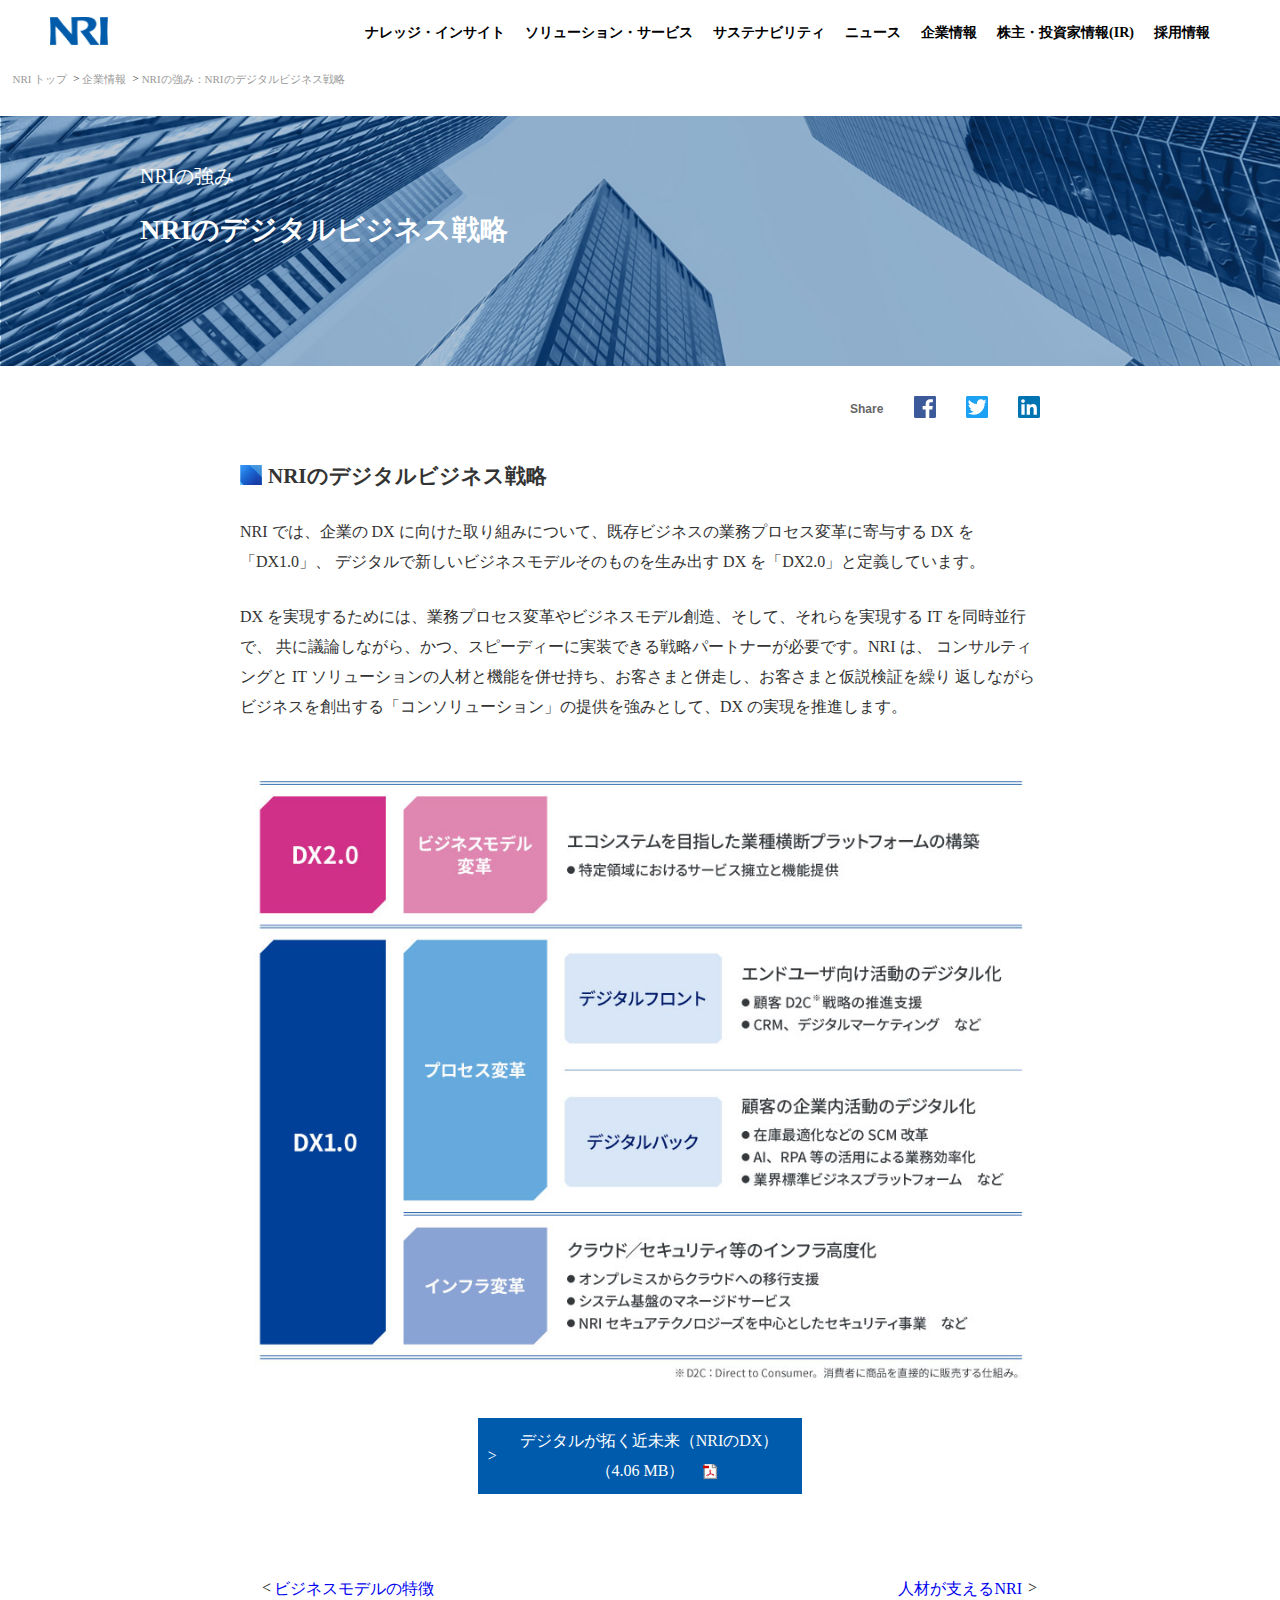
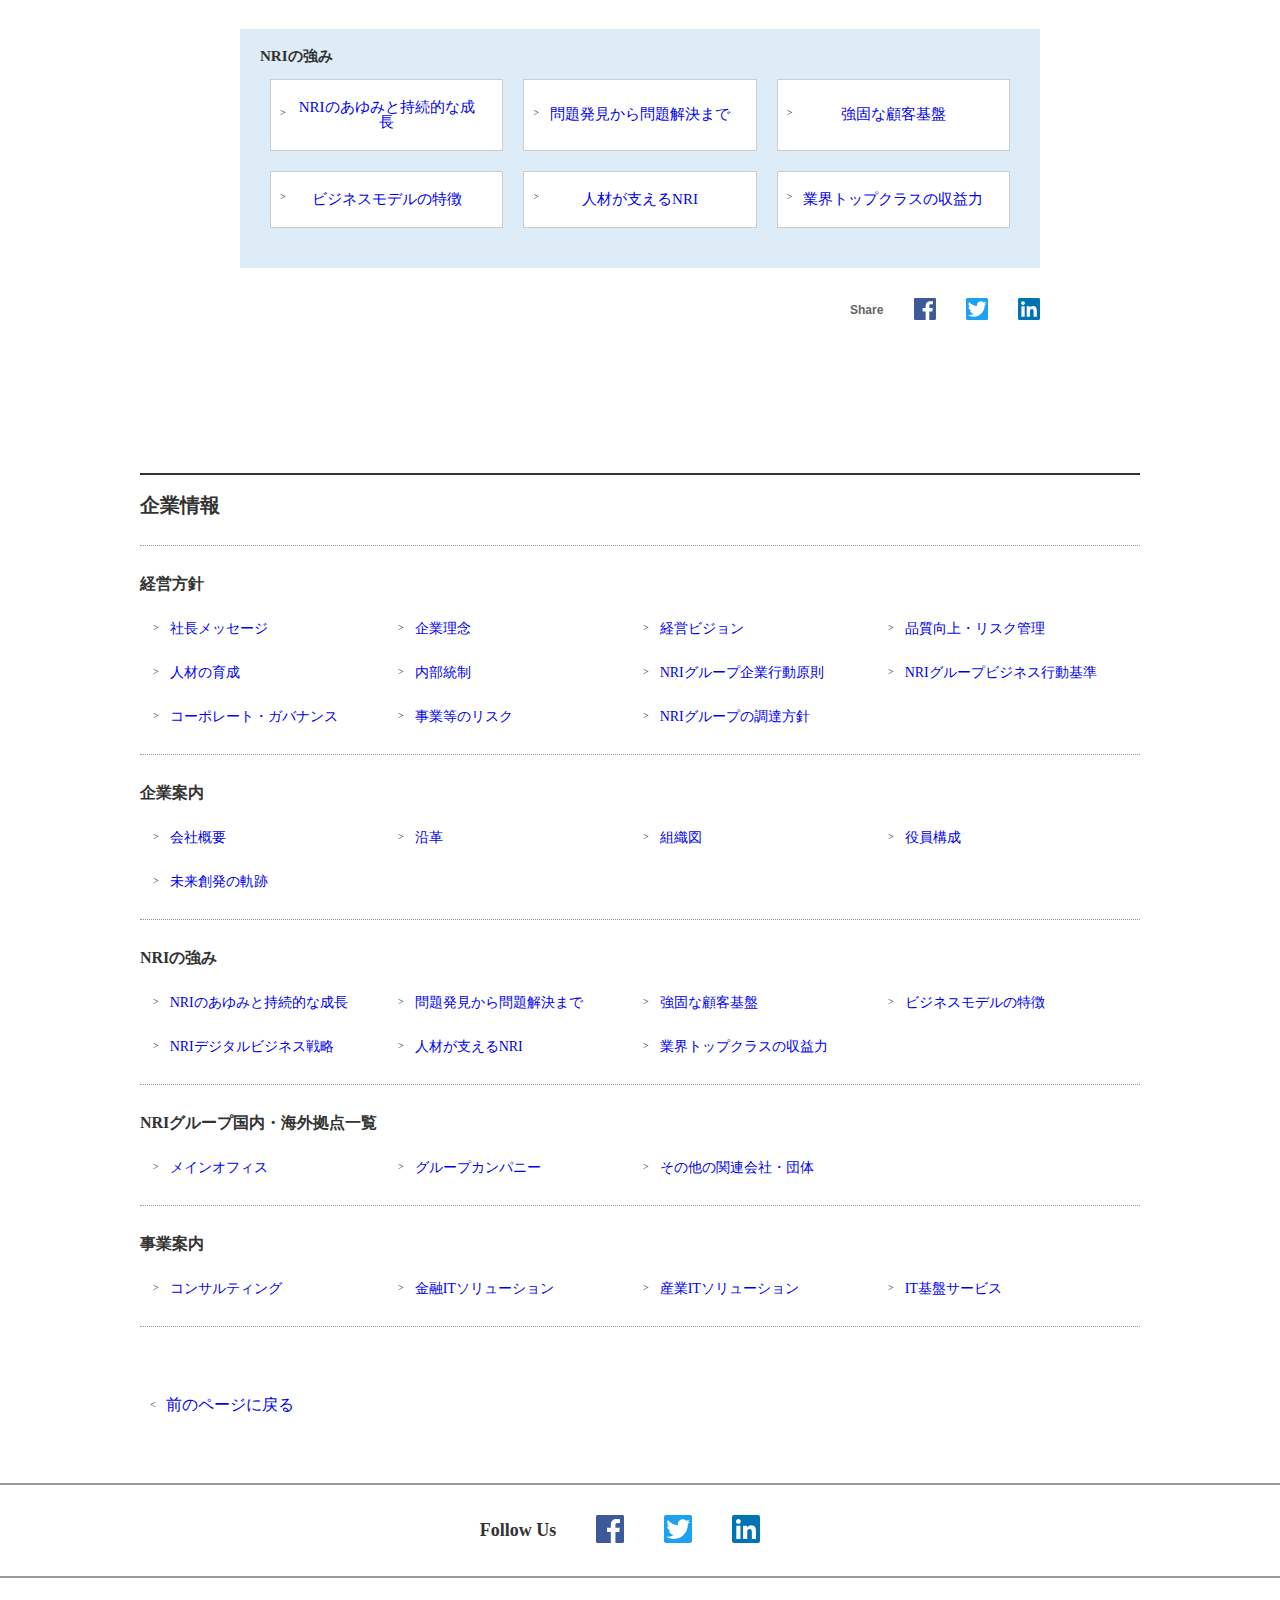
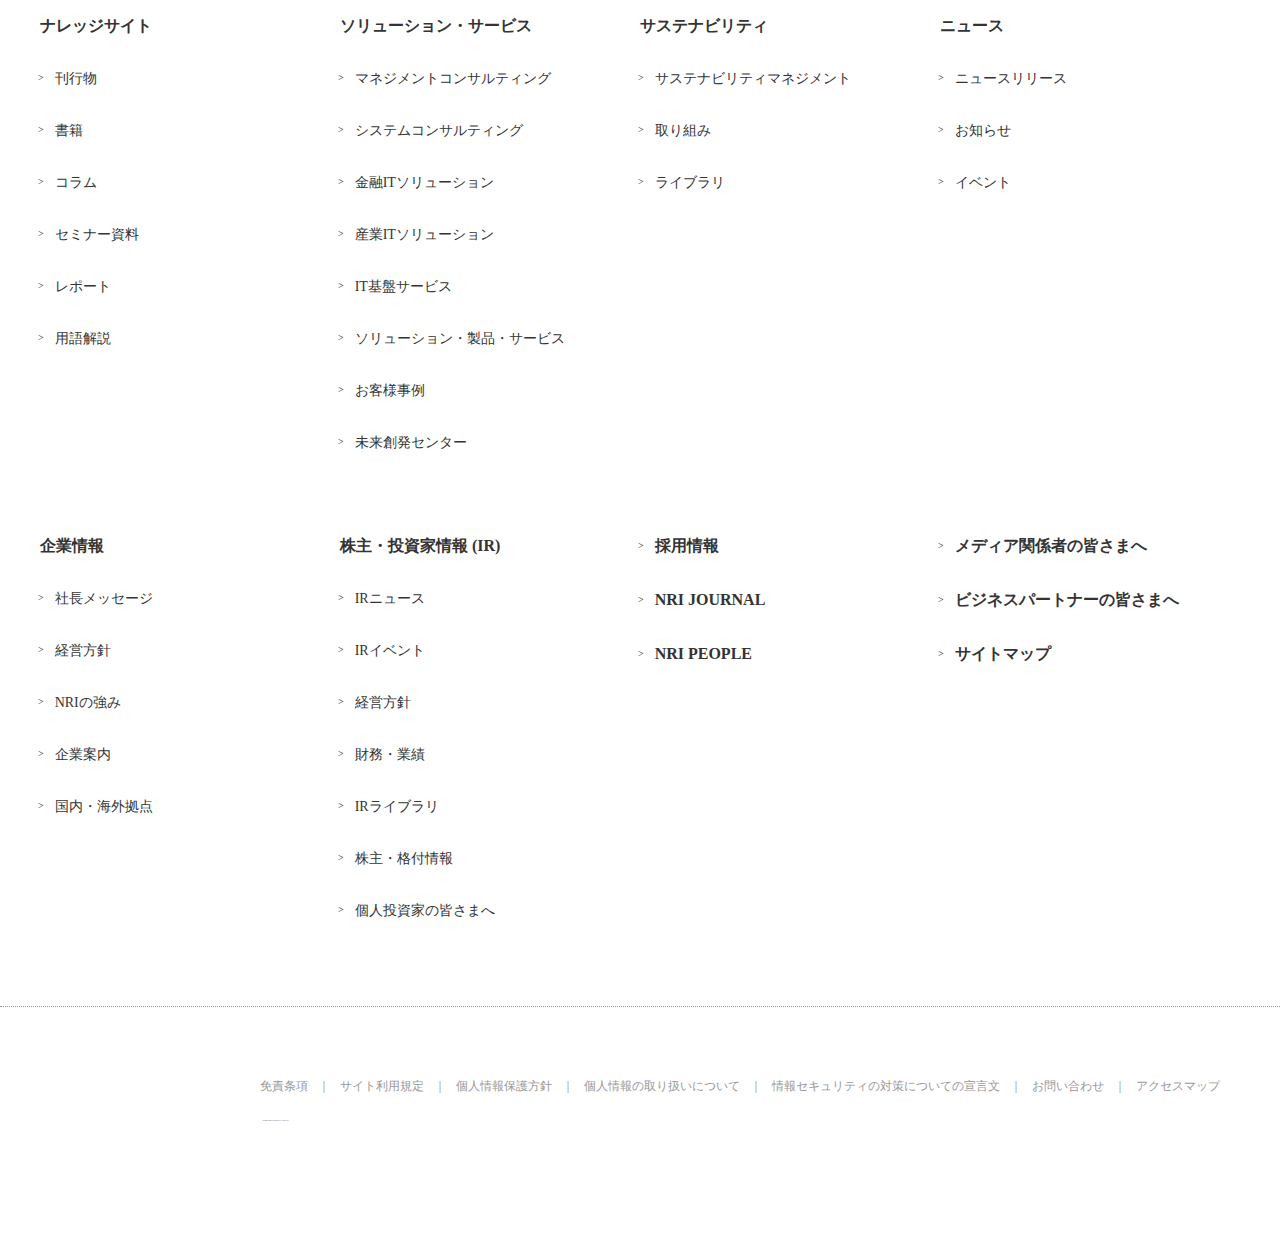
<file: NRI_kadai/index.html>
<!DOCTYPE html>
<html lang="ja">

<head>
    <meta charset="UTF-8">
    <meta name="viewport" content="width=device-width, initial-scale=1">
    <title>NRIの強み：ビジネスモデルの特徴 | 企業情報 | 野村総合研究所(NRI)</title>
    <link rel="stylesheet" href="style.css">
    <link href="https://use.fontawesome.com/releases/v5.6.1/css/all.css" rel="stylesheet">
</head>

<body>
    <header>
        <nav>
            <ul class="header-nav">
                <li><a href="#"><img src="NRI_images/nri-logo.png" alt="株式会社野村総合研究所" class="logo"></a></li>
                <li class="header-nav-list"><a href="#">ナレッジ・インサイト</a></li>
                <li class="header-nav-list"><a href="#">ソリューション・サービス</a></li>
                <li class="header-nav-list"><a href="#">サステナビリティ</a></li>
                <li class="header-nav-list"><a href="#">ニュース</a></li>
                <li class="header-nav-list"><a href="#">企業情報</a></li>
                <li class="header-nav-list"><a href="#">株主・投資家情報(IR)</a></li>
                <li class="header-nav-list"><a href="#">採用情報</a></li>
                <li><a href="#" class="header-icon"><img src="NRI_images/glass.svg" alt="検索"></a></li>
                <li><a href="#" class="header-icon"><img src="NRI_images/earth.svg" alt="言語切り替え"></a></li>
                <li><a href="#" class="header-icon"><i class="fas fa-bars"></i></a></li>
            </ul>
        </nav>
    </header>
    <main>
        <!-- パンくずリスト　-->
        <ul class="breadcrumbs">
            <li><a href="#">NRI トップ</a></li>
            <li><a href="#">企業情報</a></li>
            <li><a href="#">NRIの強み：NRIのデジタルビジネス戦略</a></li>
        </ul>
            <div class="top-container">
                <!-- CSSでtop-containerにbackground-imageを挿入　-->
                <h1>NRIの強み</h1>
                <p>NRIのデジタルビジネス戦略</p>
            </div>
            <div class="message-wrapper">
                <ul class="snscontents">
                    <!--CSSでcontent:share;を挿入　※snscontents:beforeを指定 -->
                    <li><a href="#"><img src="NRI_images/icon-facebook.svg" alt="Facebook"></a></li>
                    <li><a href="#"><img src="NRI_images/icon-twitter.svg" alt="Twitter"></a></li>
                    <li><a href="#"><img src="NRI_images/icon-linkedin.svg" alt="LinkedIn"></a></li>
                </ul>
                <section class="strategy">
                    <h2>NRIのデジタルビジネス戦略</h2>
                    <p>NRI では、企業の DX に向けた取り組みについて、既存ビジネスの業務プロセス変革に寄与する DX を「DX1.0」、
                        デジタルで新しいビジネスモデルそのものを生み出す DX を「DX2.0」と定義しています。</p>
                    <p>DX を実現するためには、業務プロセス変革やビジネスモデル創造、そして、それらを実現する IT を同時並行で、
                        共に議論しながら、かつ、スピーディーに実装できる戦略パートナーが必要です。NRI は、
                        コンサルティングと IT ソリューションの人材と機能を併せ持ち、お客さまと併走し、お客さまと仮説検証を繰り
                        返しながらビジネスを創出する「コンソリューション」の提供を強みとして、DX の実現を推進します。</p>
                    <img src="NRI_images/story06_img_01.jpg" alt="business-strategy">
                    <p class="btn"><a href="#">デジタルが拓く近未来（NRIのDX）<br>
                            （4.06 MB）</a></p>
                    <div class="prev">　
                        <!-- dislpay:flexで左右に配置 -->
                        <p><a href="#">ビジネスモデルの特徴</a></p>
                        <p><a href="#">人材が支えるNRI</a></p>
                    </div>
                </section>
                <section class="strong-point">
                    <h2>NRIの強み</h2>
                    <ul class="strong-list">
                        <!-- display:flex flex-wrap:wrap -->
                        <li><a href="#">NRIのあゆみと持続的な成長</a></li>
                        <li><a href="#">問題発見から問題解決まで</a></li>
                        <li><a href="#">強固な顧客基盤</a></li>
                        <li><a href="#">ビジネスモデルの特徴</a></li>
                        <li><a href="#">人材が支えるNRI</a></li>
                        <li><a href="#">業界トップクラスの収益力</a></li>
                    </ul>
                </section>
                <ul class="snscontents">
                    <!--CSSでcontent:share;を挿入　※snscontents:beforeを指定 -->
                    <li><a href="#"><img src="NRI_images/icon-facebook.svg" alt="Facebook"></a></li>
                    <li><a href="#"><img src="NRI_images/icon-twitter.svg" alt="Twitter"></a></li>
                    <li><a href="#"><img src="NRI_images/icon-linkedin.svg" alt="LinkedIn"></a></li>
                </ul>
            </div>
            <section class="main-content">
            <h2>企業情報</h2>
            <section>
                <h3>経営方針</h3>
                <ul class="fxb-row">
                    <li><a href="#">社長メッセージ</a></li>
                    <li><a href="#">企業理念</a></li>
                    <li><a href="#">経営ビジョン</a></li>
                    <li><a href="#">品質向上・リスク管理</a></li>
                    <li><a href="#">人材の育成</a></li>
                    <li><a href="#">内部統制</a></li>
                    <li><a href="#">NRIグループ企業行動原則</a></li>
                    <li><a href="#">NRIグループビジネス行動基準</a></li>
                    <li><a href="#">コーポレート・ガバナンス</a></li>
                    <li><a href="#">事業等のリスク</a></li>
                    <li><a href="#">NRIグループの調達方針</a></li>
                </ul>
            </section>
            <section>
                <h3>企業案内</h3>
                <ul class="fxb-row">
                    <li><a href="#">会社概要</a></li>
                    <li><a href="#">沿革</a></li>
                    <li><a href="#">組織図</a></li>
                    <li><a href="#">役員構成</a></li>
                    <li><a href="#">未来創発の軌跡</a></li>
                </ul>
            </section>
            <section>
                <h3>NRIの強み</h3>
                <ul class="fxb-row">
                    <li><a href="#">NRIのあゆみと持続的な成長</a></li>
                    <li><a href="#">問題発見から問題解決まで</a></li>
                    <li><a href="#">強固な顧客基盤</a></li>
                    <li><a href="#">ビジネスモデルの特徴</a></li>
                    <li><a href="#">NRIデジタルビジネス戦略</a></li>
                    <li><a href="#">人材が支えるNRI</a></li>
                    <li><a href="#">業界トップクラスの収益力</a></li>
                </ul>
            </section>
            <section>
                <h3>NRIグループ国内・海外拠点一覧</h3>
                <ul class="fxb-row">
                    <li><a href="#">メインオフィス</a></li>
                    <li><a href="#">グループカンパニー</a></li>
                    <li><a href="#">その他の関連会社・団体</a></li>
                </ul>
            </section>
            <section>
                <h3>事業案内</h3>
                <ul class="fxb-row">
                    <li><a href="#">コンサルティング</a></li>
                    <li><a href="#">金融ITソリューション</a></li>
                    <li><a href="#">産業ITソリューション</a></li>
                    <li><a href="#">IT基盤サービス</a></li>
                </ul>
            </section>
            <p><a href="#">前のページに戻る</a></p>
        </section>
        <ul class="sns-list">
            <li>Follow Us</li>
            <li><a href="#"><img src="NRI_images/icon-facebook.svg" alt="Facebook"></a></li>
            <li><a href="#"><img src="NRI_images/icon-twitter.svg" alt="Twitter"></a></li>
            <li><a href="#"><img src="NRI_images/icon-linkedin.svg" alt="LinkedIn"></a></li>
        </ul>
        <div class="general-list">
            <!-- display:flex -->
            <section>
                <h3><a href="#">ナレッジサイト</a></h3>
                <ul>
                    <li><a href="#">刊行物</a></li>
                    <li><a href="#">書籍</a></li>
                    <li><a href="#">コラム</a></li>
                    <li><a href="#">セミナー資料</a></li>
                    <li><a href="#">レポート</a></li>
                    <li><a href="#">用語解説</a></li>
                </ul>
            </section>
            <section>
                <h3><a href="#">ソリューション・サービス</a></h3>
                <ul>
                    <li><a href="#">マネジメントコンサルティング</a></li>
                    <li><a href="#">システムコンサルティング</a></li>
                    <li><a href="#">金融ITソリューション</a></li>
                    <li><a href="#">産業ITソリューション</a></li>
                    <li><a href="#">IT基盤サービス</a></li>
                    <li><a href="#">ソリューション・製品・サービス</a></li>
                    <li><a href="#">お客様事例</a></li>
                    <li><a href="#">未来創発センター</a></li>
                </ul>
            </section>
            <section>
                <h3><a href="#">サステナビリティ</a></h3>
                <ul>
                    <li><a href="#">サステナビリティマネジメント</a></li>
                    <li><a href="#">取り組み</a></li>
                    <li><a href="#">ライブラリ</a></li>
                </ul>
            </section>
            <section>
                <h3><a href="#">ニュース</a></h3>
                <ul>
                    <li><a href="#">ニュースリリース</a></li>
                    <li><a href="#">お知らせ</a></li>
                    <li><a href="#">イベント</a></li>
                </ul>
            </section>
            <section>
                <h3><a href="#">企業情報</a></h3>
                <ul>
                    <li><a href="#">社長メッセージ</a></li>
                    <li><a href="#">経営方針</a></li>
                    <li><a href="#">NRIの強み</a></li>
                    <li><a href="#">企業案内</a></li>
                    <li><a href="#">国内・海外拠点</a></li>
                </ul>
            </section>
            <section>
                <h3><a href="#">株主・投資家情報 (IR)</a></h3>
                <ul>
                    <li><a href="#">IRニュース</a></li>
                    <li><a href="#">IRイベント</a></li>
                    <li><a href="#">経営方針</a></li>
                    <li><a href="#">財務・業績</a></li>
                    <li><a href="#">IRライブラリ</a></li>
                    <li><a href="#">株主・格付情報</a></li>
                    <li><a href="#">個人投資家の皆さまへ</a></li>
                </ul>
            </section>
            <div class="information-list">
                <ul>
                    <li><a href="#">採用情報</a></li>
                    <li><a href="#">NRI JOURNAL</a></li>
                    <li><a href="#">NRI PEOPLE</a></li>
                </ul>
            </div>
            <div class="information-list">
                <ul>
                    <li><a href="#">メディア関係者の皆さまへ</a></li>
                    <li><a href="#">ビジネスパートナーの皆さまへ</a></li>
                    <li><a href="#">サイトマップ</a></li>
                </ul>
            </div>
        </div> <!-- border-bottom ここまで　-->
    </main>
    <footer>
        <ul class="footer-nav">
            <!-- パンくずリスト　li + li {border-left: 1px solid #000;} -->
            <li><a href="#">免責条項</a></li>
            <li><a href="#">サイト利用規定</a></li>
            <li><a href="#">個人情報保護方針</a></li>
            <li><a href="#">個人情報の取り扱いについて</a></li>
            <li><a href="#">情報セキュリティの対策についての宣言文</a></li>
            <li><a href="#">お問い合わせ</a></li>
            <li><a href="#">アクセスマップ</a></li>
        </ul>
        <p><small>Copyright(c) Nomura Research Institute, Ltd. All rights reserved.</small></p>
    </footer>
</body>

</html>
</file>
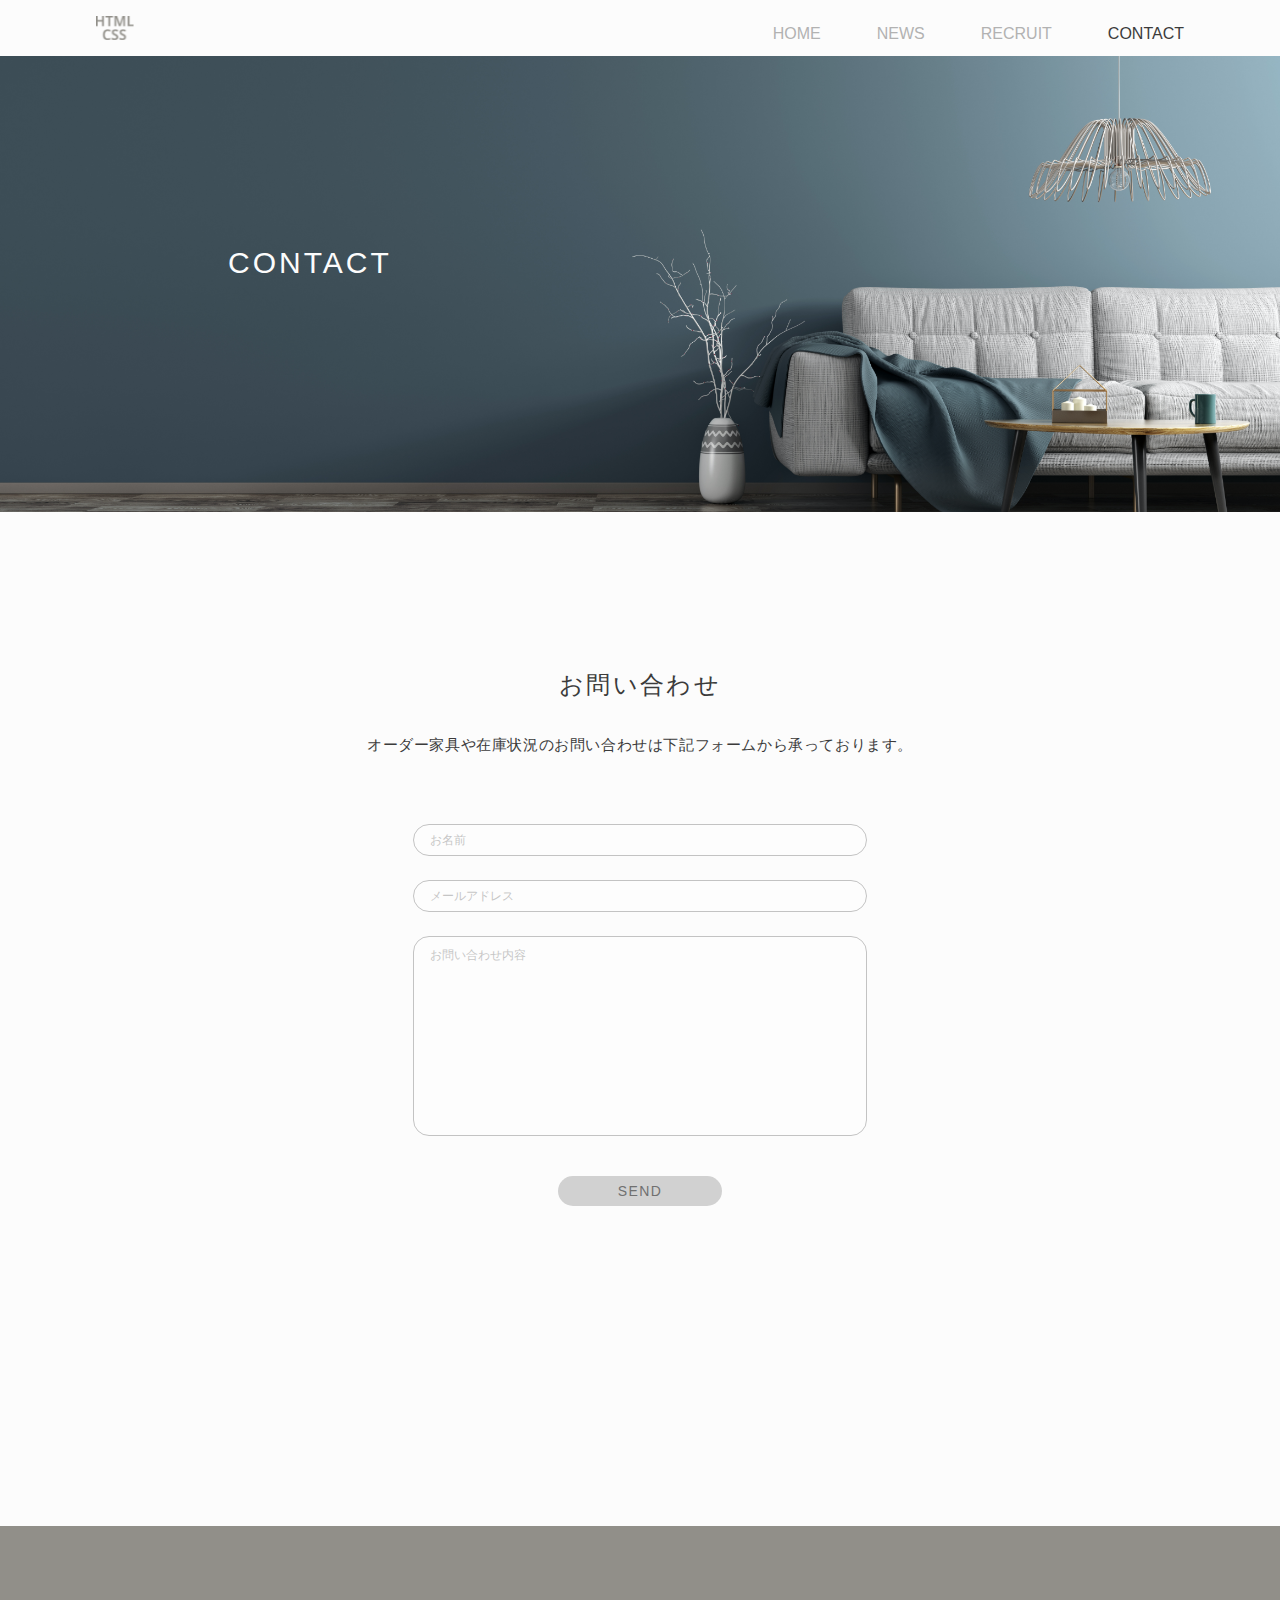
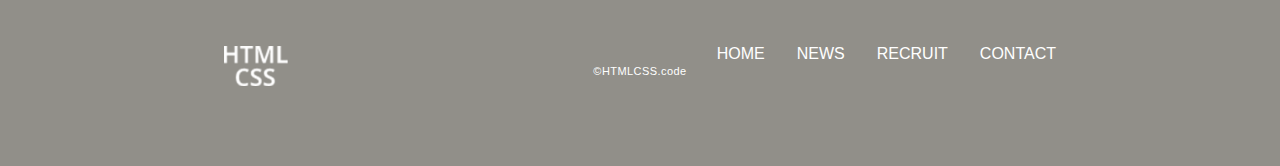
<file: html-kaguya/contact.html>
<!DOCTYPE html>
<html lang="ja">

<head>
    <meta charset="UTF-8">
    <meta name="viewport" content="width=device-width, initial-scale=1">
    <title>CONTACT</title>
    <link rel="stylesheet" href="style-contact.css">
    <link rel="stylesheet" href="common.css">
    <link href="style.css" rel="http://fonts.googleapis.com/earlyaccess/notosansjp.css">
</head>

<body>
    <header>
        <img src="images/logo_header.png" alt="HTML-CSS" class="logo-pc">
        <img src="images/logo_header_2.png" alt="HTML-CSS" class="logo-media"> <!--　レスポンシブ　-->
        <nav class="nav-pc">
            <ul>
                <li><a href="top.html">HOME</a></li>
                <li><a href="news.html">NEWS</a></li>
                <li><a href="recruit.html">RECRUIT</a></li>
                <li><a href="#" class="contact-nav">CONTACT</a></li>
            </ul>
        </nav>
        <!-- ハンバーガーアイコン レスポンシブ-->
        <section class="content">
            <div class="btn-trigger" id="btn">
                <span></span>
                <span></span>
                <span></span>
            </div>
        </section>
    </header>
    <main>
        <!-- ドロワーメニュー レスポンシブ-->
        <nav class="nav-media">
            <ul>
                <li><a href="top.html">HOME</a></li>
                <li><a href="news.html">NEWS</a></li>
                <li><a href="#" class="contact-nav">CONTACT</a></li>
                <li><a href="recruit.html">RECRUIT</a></li>
            </ul>
        </nav>
        <section class="top-wrapper">
            <h1>CONTACT</h1><!-- backgroundでimg挿入 -->
        </section>
        <section class="contact-wrapper">
            <h2>お問い合わせ</h2>
            <p class="media-top">CONTACT</p>
            <p class="pc-top">オーダー家具や在庫状況のお問い合わせは下記フォームから承っております。</p>
            <input type="text" placeholder="お名前" class="contact">
            <input type="email" placeholder="メールアドレス" class="contact">
            <textarea class="contact form" placeholder="お問い合わせ内容"></textarea>
            <input type="submit" class="contact-submit" name="send" value="SEND">
            <input type="submit" class="contact-media-submit" name="send" value="Send">
        </section>
    </main>
    <footer>
        <img src="images/logo_footer.png" alt="HTML-CSS">
        <nav>
            <ul>
                <li><a href="top.html">HOME</a></li>
                <li><a href="news.html">NEWS</a></li>
                <li><a href="recruit.html">RECRUIT</a></li>
                <li><a href="#">CONTACT</a></li>
            </ul>
        </nav>
        <p><small>&copy;HTMLCSS.code</small></p>
    </footer>
    <script src="jquery.min.js"></script>
    <script src="script.js"></script>
</body>

</html>
</file>
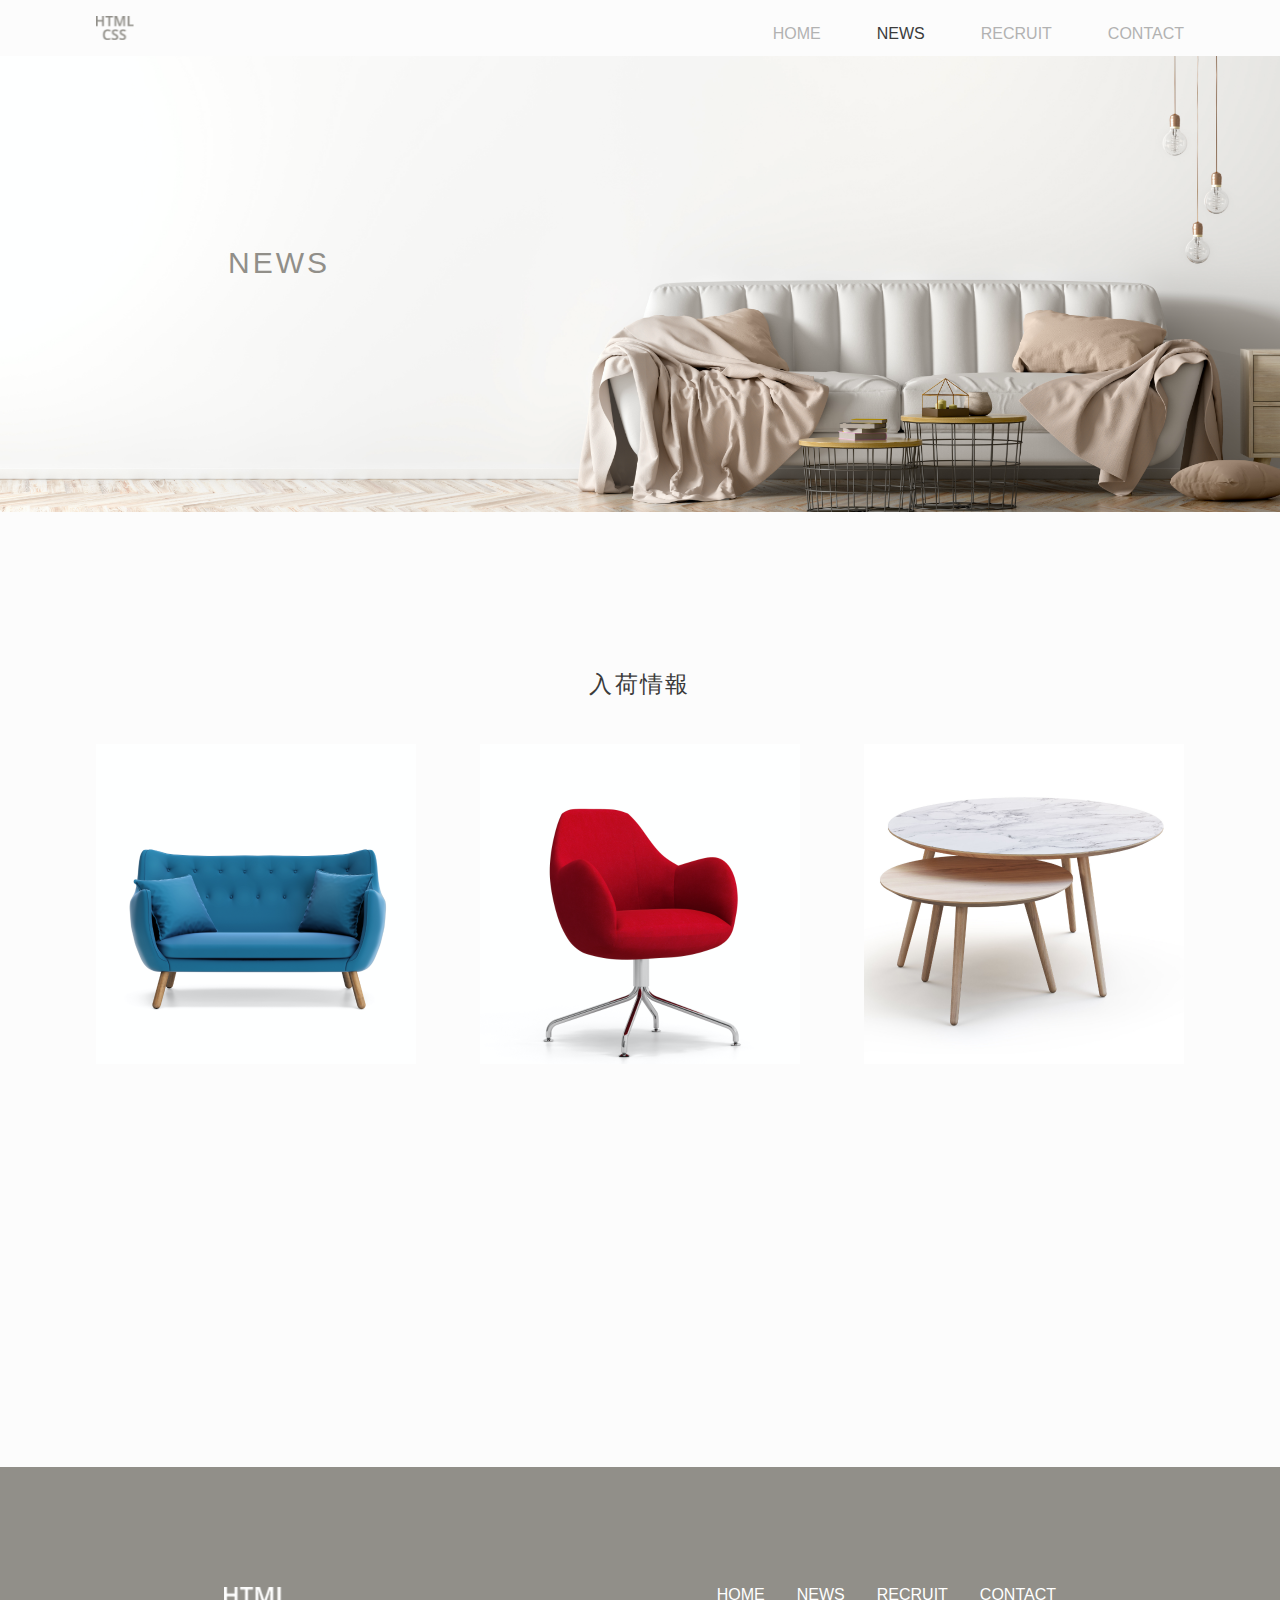
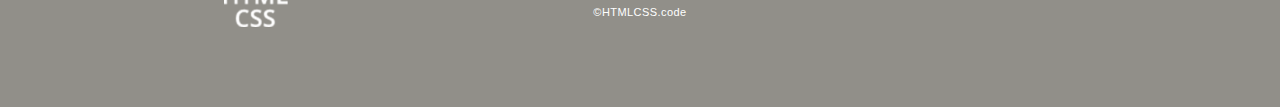
<file: html-kaguya/news.html>
<!DOCTYPE html>
<html lang="ja">

<head>
    <meta charset="UTF-8">
    <meta name="viewport" content="width=device-width, initial-scale=1">
    <title>NEWS</title>
    <link rel="stylesheet" href="style-news.css">
    <link rel="stylesheet" href="common.css">
    <link href="style.css" rel="http://fonts.googleapis.com/earlyaccess/notosansjp.css">
</head>

<body>
    <header>
        <img src="images/logo_header.png" alt="HTML-CSS" class="logo-pc">
        <img src="images/logo_header_2.png" alt="HTML-CSS" class="logo-media"> <!--　レスポンシブ　-->
        <nav class="nav-pc">
            <ul>
                <li><a href="top.html">HOME</a></li>
                <li><a href="#" class="news-nav">NEWS</a></li>
                <li><a href="recruit.html">RECRUIT</a></li>
                <li><a href="contact.html">CONTACT</a></li>
            </ul>
        </nav>
        <!-- ハンバーガーアイコン レスポンシブ-->
        <section class="content">
            <div class="btn-trigger" id="btn">
                <span></span>
                <span></span>
                <span></span>
            </div>
        </section>
    </header>
    <main>
        <!-- ドロワーメニュー レスポンシブ-->
        <nav class="nav-media">
            <ul>
                <li><a href="top.html">HOME</a></li>
                <li><a href="#" class="news-nav">NEWS</a></li>
                <li><a href="contact.html">CONTACT</a></li>
                <li><a href="recruit.html">RECRUIT</a></li>
            </ul>
        </nav>
        <section class="top-wrapper">
            <h1>NEWS</h1><!-- backgroundでimg挿入 -->
        </section>
        <section class="news-wrapper">
            <h2>入荷情報</h2>
            <div class="news-img">
                <figure class="news-icon hover">
                    <!-- positon:relative -->
                    <img src="images/news01.png" alt="ライトブルーのカウチ">
                    <figcaption>アームストロングのカウチ入荷</figcaption><!-- positon:absolute -->
                </figure>
                <figure class="news-icon hover">
                    <img src="images/news02.png" alt="赤のチェア">
                    <figcaption>アームストロングのチェア再入荷</figcaption>
                </figure>
                <figure class="news-icon hover">
                    <img src="images/news03.png" alt="丸いテーブル">
                    <figcaption>アームストロングのテーブル入荷</figcaption>
                </figure>
            </div>
        </section>
    </main>
    <footer>
        <img src="images/logo_footer.png" alt="HTML-CSS">
        <nav>
            <ul>
                <li><a href="top.html">HOME</a></li>
                <li><a href="#">NEWS</a></li>
                <li><a href="recruit.html">RECRUIT</a></li>
                <li><a href="contact.html">CONTACT</a></li>
            </ul>
        </nav>
        <p><small>&copy;HTMLCSS.code</small></p>
    </footer>
    <script src="jquery.min.js"></script>
    <script src="script.js"></script>
</body>

</html>
</file>
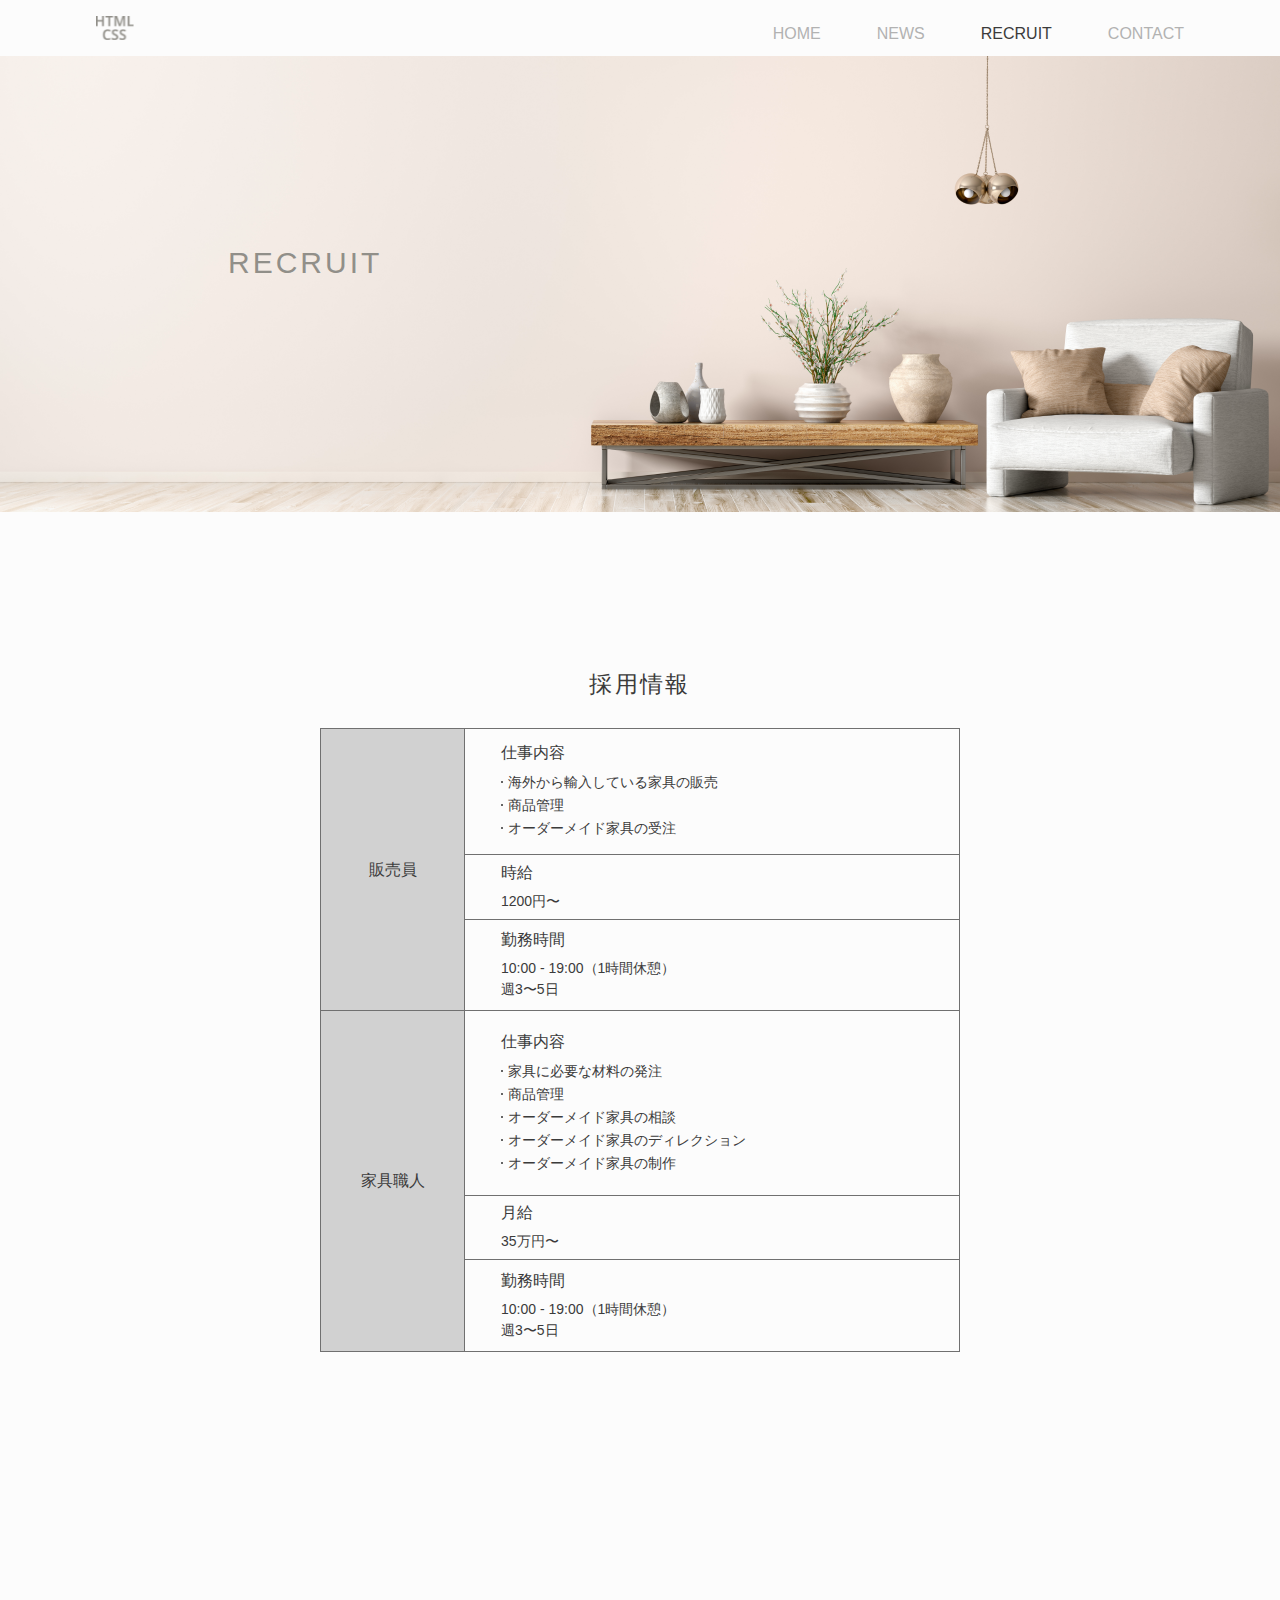
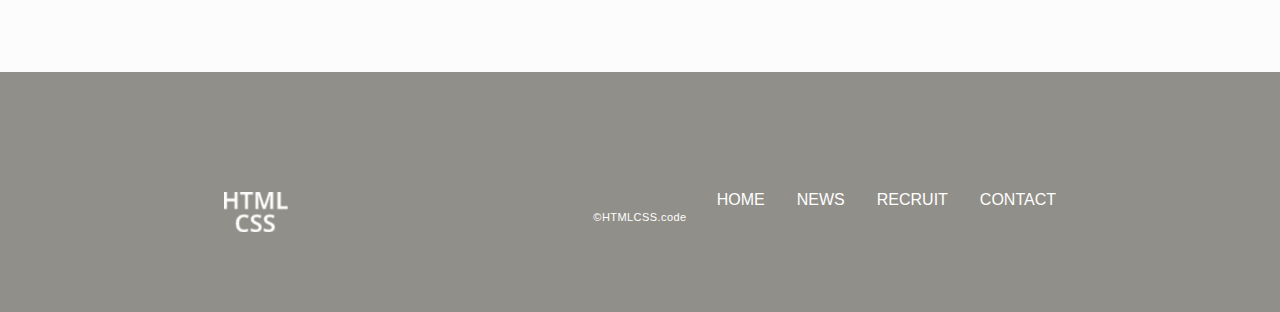
<file: html-kaguya/recruit.html>
<!DOCTYPE html>
<html lang="ja">

<head>
    <meta charset="UTF-8">
    <meta name="viewport" content="width=device-width, initial-scale=1">
    <title>RECRUIT</title>
    <link rel="stylesheet" href="style-recruit.css">
    <link rel="stylesheet" href="common.css">
    <link href="style.css" rel="http://fonts.googleapis.com/earlyaccess/notosansjp.css">
</head>

<body>
    <header>
        <img src="images/logo_header.png" alt="HTML-CSS" class="logo-pc">
        <img src="images/logo_header_2.png" alt="HTML-CSS" class="logo-media"> <!--　レスポンシブ　-->
        <nav class="nav-pc">
            <ul>
                <li><a href="top.html">HOME</a></li>
                <li><a href="news.html">NEWS</a></li>
                <li><a href="#" class="recruit-nav">RECRUIT</a></li>
                <li><a href="contact.html">CONTACT</a></li>
            </ul>
        </nav>
        <!-- ハンバーガーアイコン レスポンシブ-->
        <section class="content">
            <div class="btn-trigger" id="btn">
                <span></span>
                <span></span>
                <span></span>
            </div>
        </section>
    </header>
    <main>
        <!-- ドロワーメニュー レスポンシブ-->
        <nav class="nav-media">
            <ul>
                <li><a href="top.html">HOME</a></li>
                <li><a href="news.html">NEWS</a></li>
                <li><a href="contact.html">CONTACT</a></li>
                <li><a href="#" class="recruit-nav">RECRUIT</a></li>
            </ul>
        </nav>
        <section class="top-wrapper">
            <h1>RECRUIT</h1><!-- backgroundでimg挿入 -->
        </section>
        <section class="recruitment">
            <h2>採用情報</h2>
            <table>
                <tbody>
                    <tr>
                        <td rowspan="3" class="job">販売員</td>
                        <td>
                            <p class="occupation">仕事内容</p>
                            <ul>
                                <li>海外から輸入している家具の販売</li>
                                <li>商品管理</li>
                                <li>オーダーメイド家具の受注</li>
                            </ul>
                        </td>
                    </tr>
                    <tr>
                        <td>
                            <p class="occupation">時給</p>
                            <p>1200円〜</p>
                        </td>
                    </tr>
                    <tr>
                        <td>
                            <p class="occupation">勤務時間</p>
                            <p>10:00 - 19:00（1時間休憩）</p>
                            <p>週3〜5日</p>
                        </td>
                    </tr>
                    <tr>
                        <td rowspan="3" class="job">家具職人</td>
                        <td>
                            <p class="occupation">仕事内容</p>
                            <ul>
                                <li>家具に必要な材料の発注</li>
                                <li>商品管理</li>
                                <li>オーダーメイド家具の相談</li>
                                <li>オーダーメイド家具のディレクション</li>
                                <li>オーダーメイド家具の制作</li>
                            </ul>
                        </td>
                    </tr>
                    <tr>
                        <td>
                            <p class="occupation">月給</p>
                            <p>35万円〜</p>
                        </td>
                    </tr>
                    <tr>
                        <td>
                            <p class="occupation">勤務時間</p>
                            <p>10:00 - 19:00（1時間休憩）</p>
                            <p>週3〜5日</p>
                        </td>
                    </tr>
                </tbody>
            </table>
        </section>
    </main>
    <footer>
        <img src="images/logo_footer.png" alt="HTML-CSS">
        <nav>
            <ul>
                <li><a href="top.html">HOME</a></li>
                <li><a href="news.html">NEWS</a></li>
                <li><a href="#">RECRUIT</a></li>
                <li><a href="contact.html">CONTACT</a></li>
            </ul>
        </nav>
        <p><small>&copy;HTMLCSS.code</small></p>
    </footer>
    <script src="jquery.min.js"></script>
    <script src="script.js"></script>
</body>

</html>
</file>
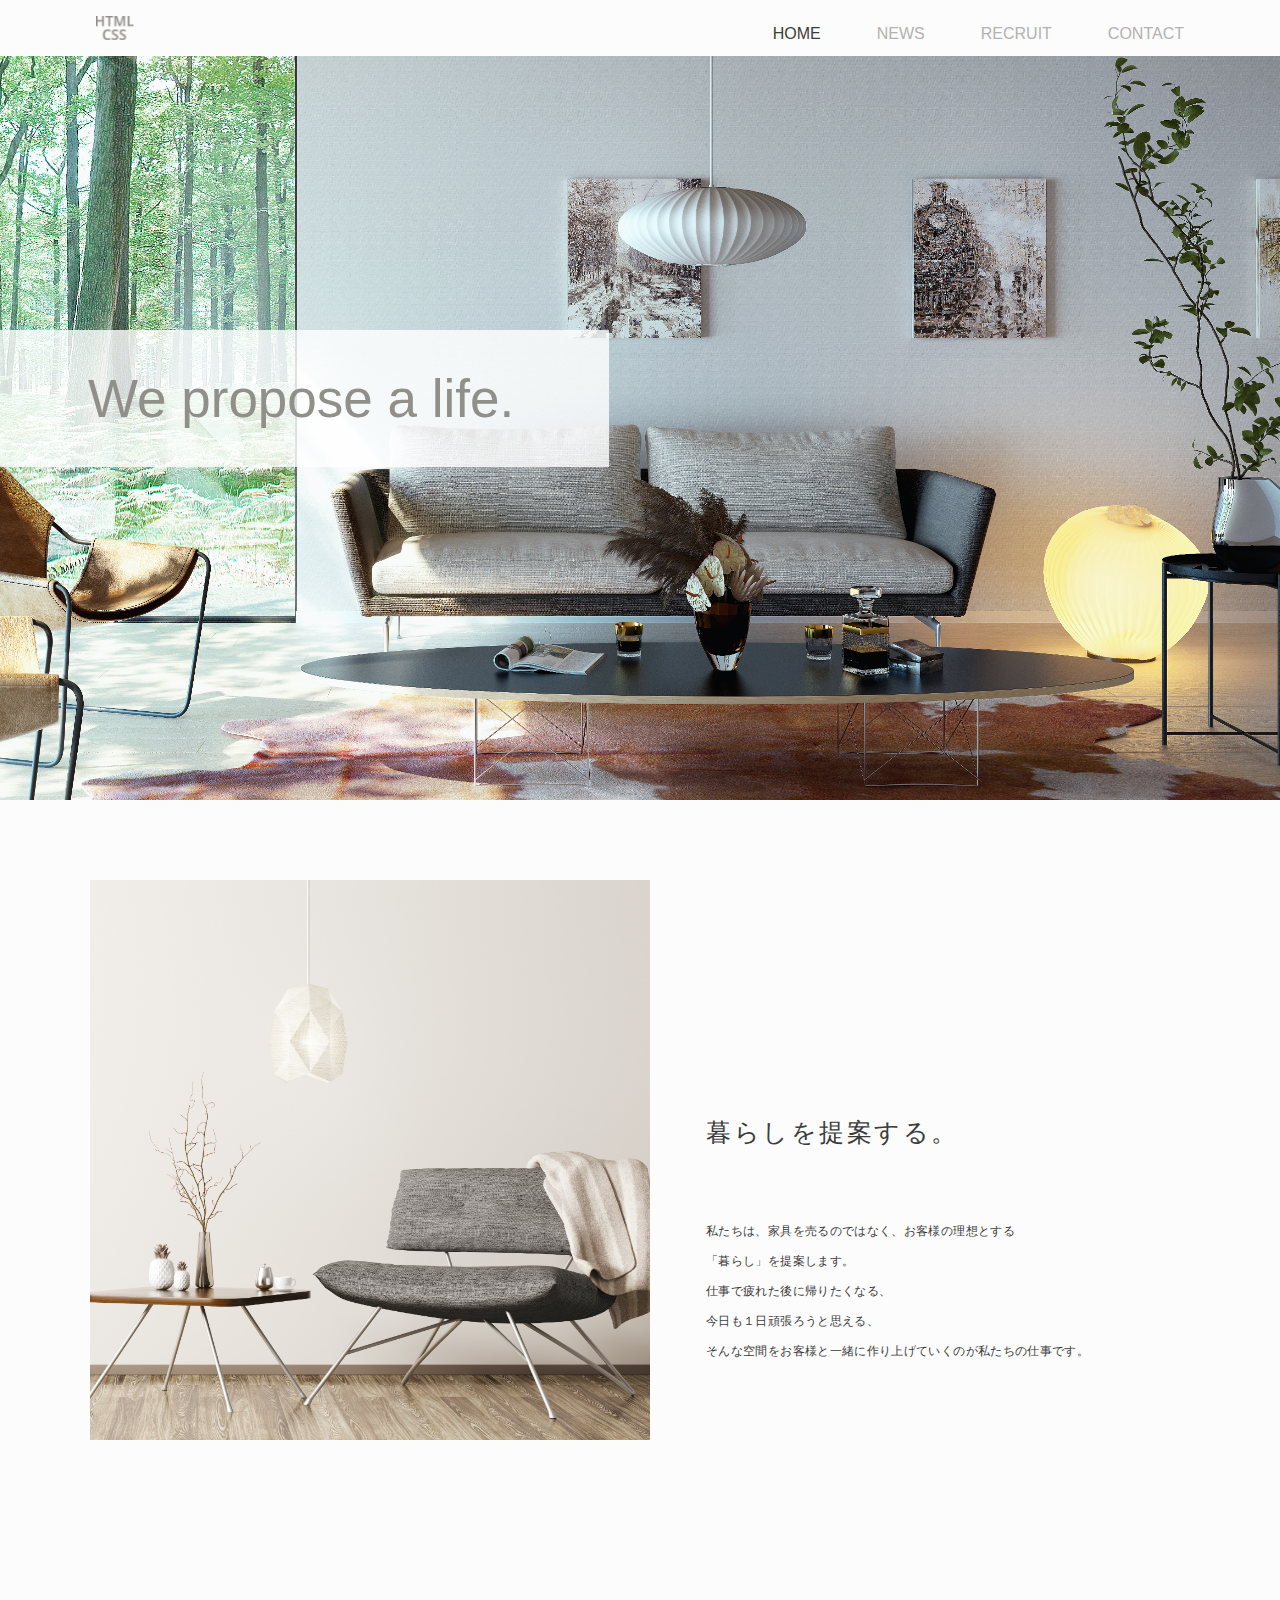
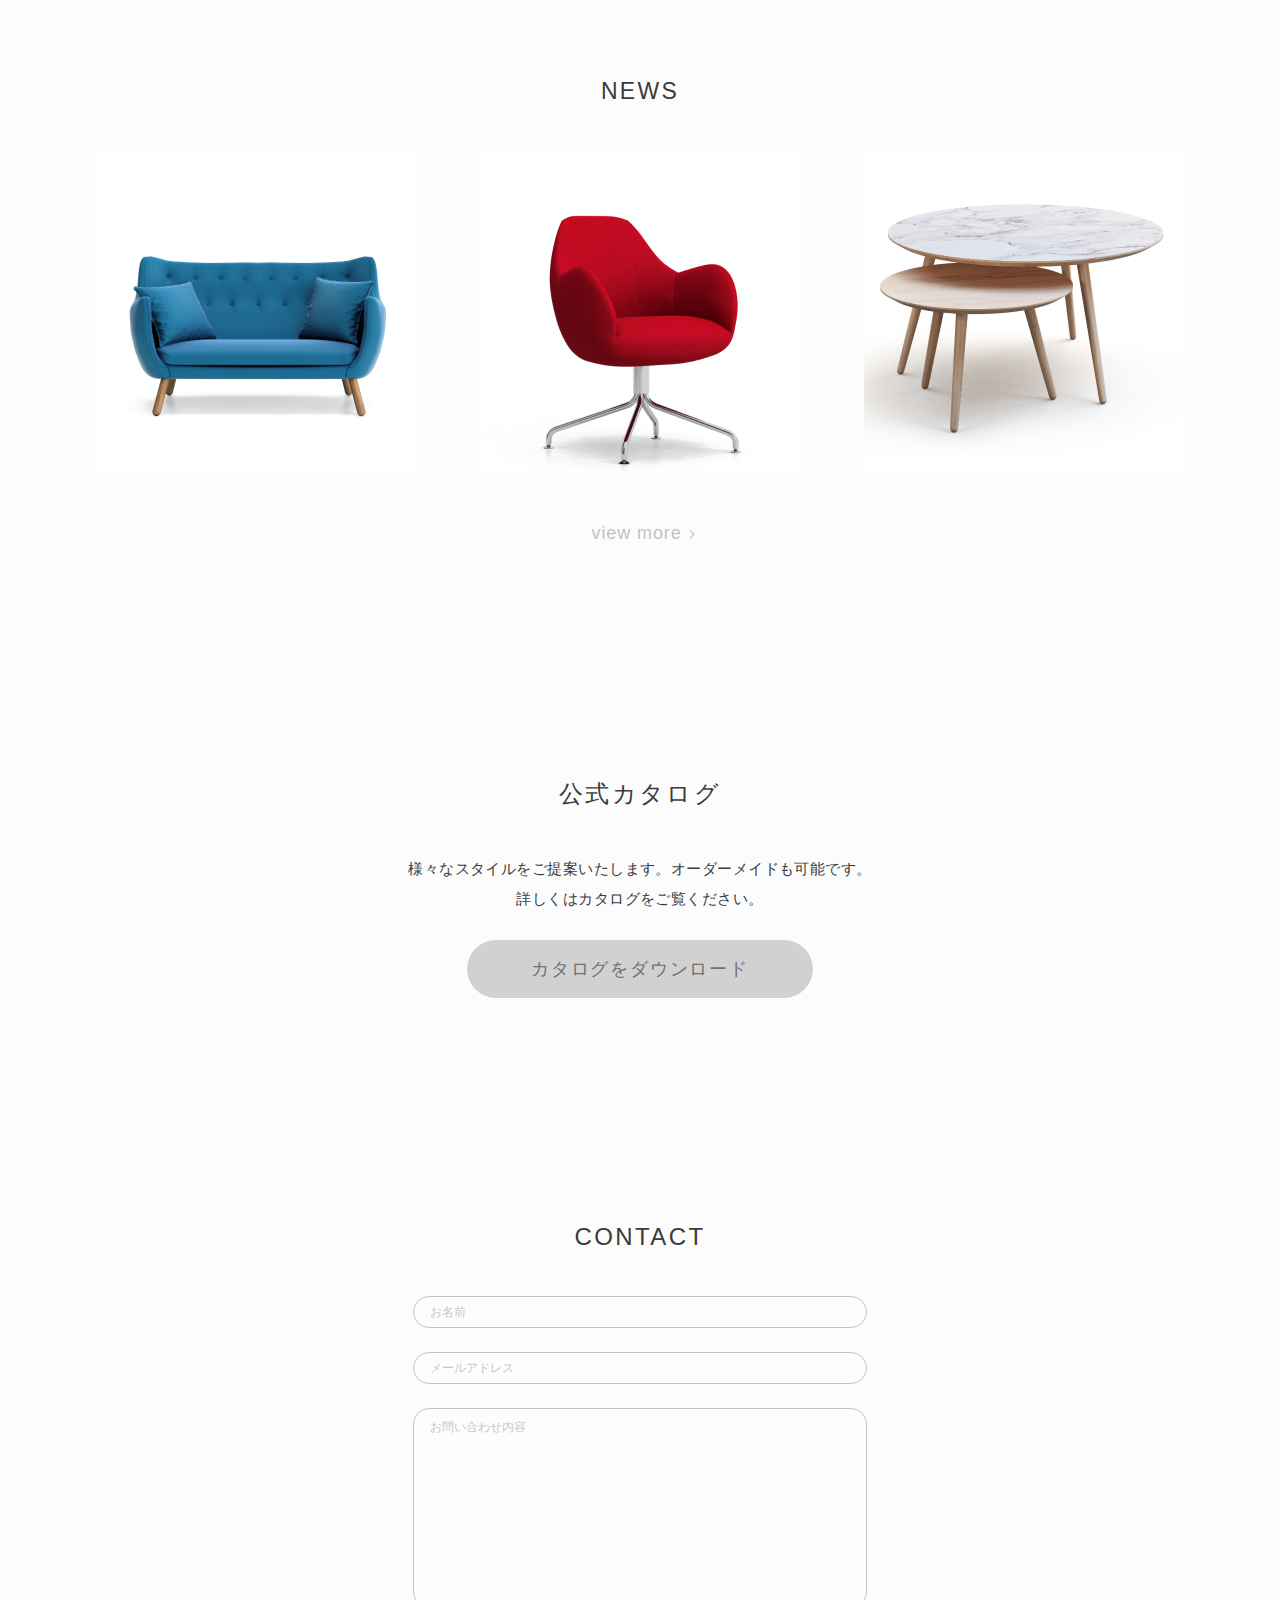
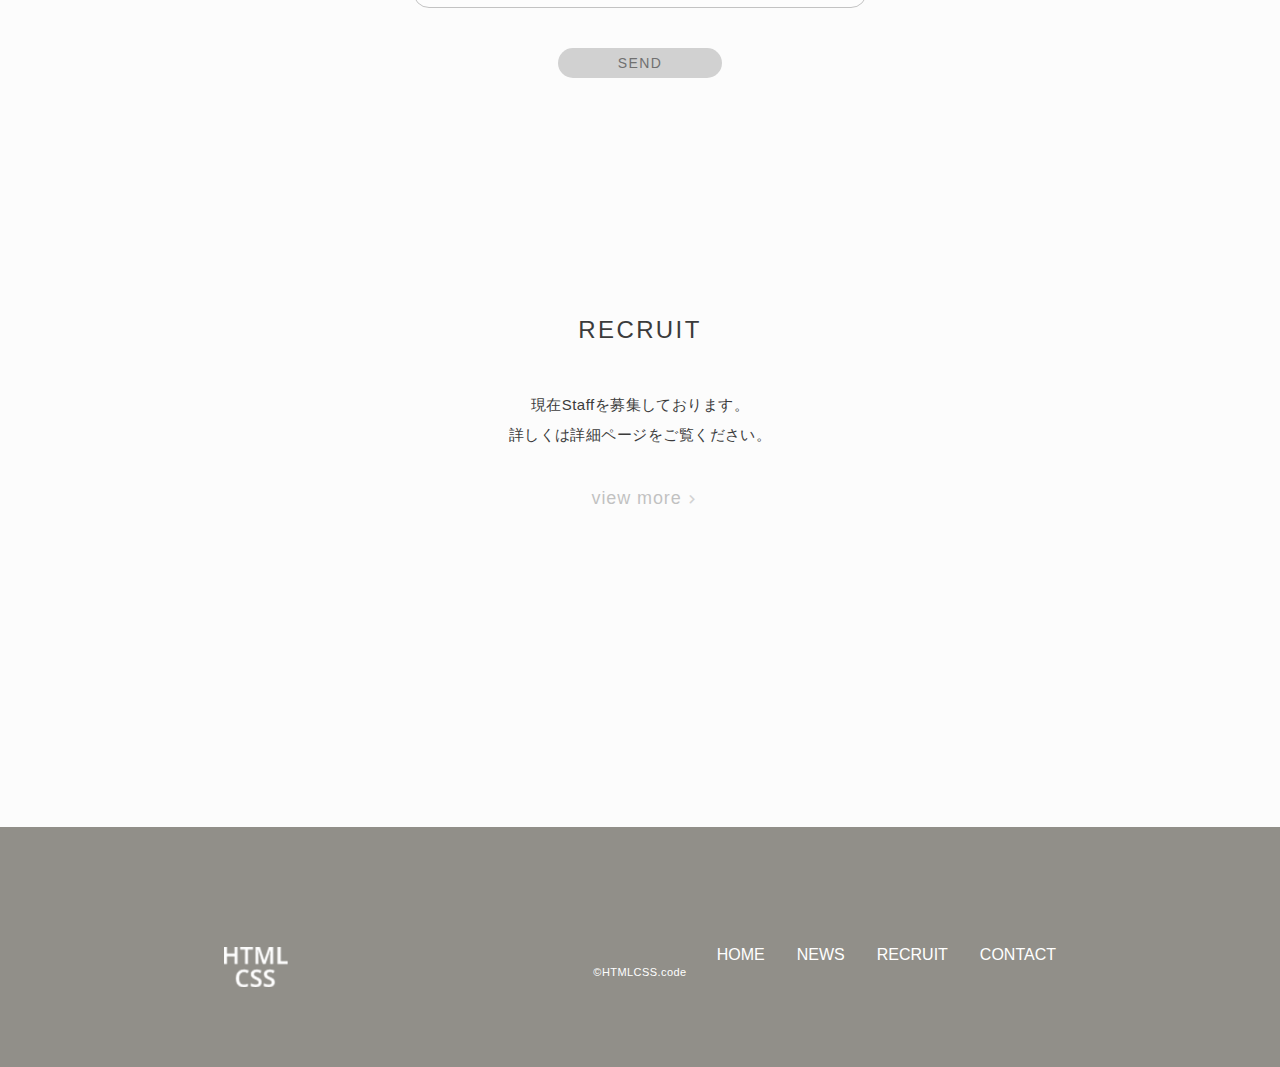
<file: html-kaguya/top.html>
<!DOCTYPE html>
<html lang="ja">

<head>
    <meta charset="UTF-8">
    <meta name="viewport" content="width=device-width, initial-scale=1">
    <title>We propose a life.</title>
    <link rel="stylesheet" href="style.css">
    <link rel="stylesheet" href="common.css">
    <link href="https://use.fontawesome.com/releases/v5.6.1/css/all.css" rel="stylesheet">
    <link href="style.css" rel="http://fonts.googleapis.com/earlyaccess/notosansjp.css">
</head>

<body>
    <header>
        <img src="images/logo_header.png" alt="HTML-CSS" class="logo-pc">
        <img src="images/logo_header_2.png" alt="HTML-CSS" class="logo-media"> <!--　レスポンシブ　-->
        <nav class="nav-pc">
            <ul>
                <li><a href="#" class="home-nav">HOME</a></li>
                <li><a href="news.html">NEWS</a></li>
                <li><a href="recruit.html">RECRUIT</a></li>
                <li><a href="contact.html">CONTACT</a></li>
            </ul>
        </nav>
        <!-- ハンバーガーアイコン -->
        <section class="content">
            <div class="btn-trigger" id="btn">
                <span></span>
                <span></span>
                <span></span>
            </div>
        </section>
    </header>
    <main>
        <!-- ドロワーメニューメニュー レスポンシブ-->
        <nav class="nav-media">
            <ul>
                <li><a href="#" class="home-nav">HOME</a></li>
                <li><a href="news.html">NEWS</a></li>
                <li><a href="contact.html">CONTACT</a></li>
                <li><a href="recruit.html">RECRUIT</a></li>
            </ul>
        </nav>
        <section class="top-wrapper">
            <h1>We propose a life.</h1><!-- backgroundでimg挿入 -->
            <!-- モバイル用　-->
            <p>We</p>
            <p>propose</p>
            <p>a life.</p>
        </section>
        <article class="concept-wrapper">
            <!-- backgroundでimg挿入 -->
            <h2>暮らしを提案する。</h2>
            <p class="concept-pc">私たちは、家具を売るのではなく、お客様の理想とする<br>
                「暮らし」を提案します。<br>
                仕事で疲れた後に帰りたくなる、<br>
                今日も１日頑張ろうと思える、<br>
                そんな空間をお客様と一緒に作り上げていくのが私たちの仕事です。</p>
            <p class="concept-media">
                私たちは、家具を売るのではなく、<br>
                お客様の理想とする<br>
                「暮らし」を提案します。<br>
                仕事で疲れた後に帰りたくなる、<br>
                今日も１日頑張ろうと思える、<br>
                そんな空間をお客様と一緒に作り上げていくのが<br>
                私たちの仕事です。</p>
        </article>
        <section class="news-wrapper">
            <h2>NEWS</h2>
            <div class="news-img">
                <figure class="news-icon hover">
                    <!-- positon:relative -->
                    <img src="images/news01.png" alt="ライトブルーのカウチ">
                    <figcaption>アームストロングのカウチ入荷</figcaption><!-- positon:absolute -->
                </figure>
                <figure class="news-icon hover">
                    <img src="images/news02.png" alt="赤のチェア">
                    <figcaption>アームストロングのチェア再入荷</figcaption>
                </figure>
                <figure class="news-icon hover">
                    <img src="images/news03.png" alt="丸いテーブル">
                    <figcaption>アームストロングのテーブル入荷</figcaption>
                </figure>
            </div>
            <p><a href="news.html">view more<i class="fas fa-chevron-right"></i></a></p>
        </section>
        <section class="download-wrapper">
            <h2>公式カタログ</h2>
            <p>様々なスタイルをご提案いたします。オーダーメイドも可能です。</p>
            <p>詳しくはカタログをご覧ください。</p>
            <p><a href="#" download="sample.pdf">カタログをダウンロード</a></p>
        </section>
        <section class="contact-wrapper">
            <h2>CONTACT</h2>
            <input type="text" placeholder="お名前" class="contact">
            <input type="email" placeholder="メールアドレス" class="contact">
            <textarea class="contact form" placeholder="お問い合わせ内容"></textarea>
            <input type="submit" class="contact-submit" name="send" value="SEND">
            <input type="submit" class="contact-media-submit" name="send" value="Send">
        </section>
        <section class="recruit">
            <h2>RECRUIT</h2>
            <p>現在Staffを募集しております。</p>
            <p>詳しくは詳細ページをご覧ください。</p>
            <a href="recruit.html">view more<i class="fas fa-chevron-right"></i></a>
        </section>
    </main>
    <footer>
        <img src="images/logo_footer.png" alt="HTML-CSS">
        <nav>
            <ul>
                <li><a href="#">HOME</a></li>
                <li><a href="news.html">NEWS</a></li>
                <li><a href="recruit.html">RECRUIT</a></li>
                <li><a href="recruit.html">CONTACT</a></li>
            </ul>
        </nav>
        <p><small>&copy;HTMLCSS.code</small></p>
    </footer>
    <script src="jquery.min.js"></script>
    <script src="script.js"></script>
</body>

</html>
</file>
<file: NRI_kadai/style.css>
@charset "utf-8";

html, body, div, span, object, iframe,
h1, h2, h3, h4, h5, h6, p, blockquote, pre,
abbr, address, cite, code,
del, dfn, em, img, ins, kbd, q, samp,
small, strong, sub, sup, var,
b, i,
dl, dt, dd, ol, ul, li,
fieldset, form, label, legend,
table, caption, tbody, tfoot, thead, tr, th, td,
article, aside, canvas, details, figcaption, figure,
footer, header, hgroup, menu, nav, section, summary,
time, mark, audio, video {
    margin:0;
    padding:0;
    border:0;
    outline:0;
    font-size:100%;
    vertical-align:baseline;
    background:transparent;
}

body {
    line-height:1;
    color: #333;
}

article,aside,details,figcaption,figure,
footer,header,hgroup,menu,nav,section {
    display:block;
}

nav ul {
    list-style:none;
}

li{
    list-style: none;
}

blockquote, q {
    quotes:none;
}

blockquote:before, blockquote:after,
q:before, q:after {
    content:'';
    content:none;
}

a {
    margin:0;
    padding:0;
    font-size:100%;
    vertical-align:baseline;
    background:transparent;
    text-decoration: none;
}

/* change colours to suit your needs */
ins {
    background-color:#ff9;
    color:#000;
    text-decoration:none;
}

/* change colours to suit your needs */
mark {
    background-color:#ff9;
    color:#000;
    font-style:italic;
    font-weight:bold;
}

del {
    text-decoration: line-through;
}

abbr[title], dfn[title] {
    border-bottom:1px dotted;
    cursor:help;
}

table {
    border-collapse:collapse;
    border-spacing:0;
}

/* change border colour to suit your needs */
hr {
    display:block;
    height:1px;
    border:0;  
    border-top:1px solid #cccccc;
    margin:1em 0;
    padding:0;
}

input, select {
    vertical-align:middle;
}

/* リセットCSSここまで */

/* header */

header{
    height: 65px;
    width: 100%;
    min-width: 1500px;
    background-color: #fff;
    position: fixed;
    z-index: 10;
    top: 0;
}

.header-nav{
    display: flex;
    align-items: center;
    height: 65px;
}

.header-nav li:nth-child(2){
    margin-left: auto;
}

.header-nav-list{
    font-size: 14px;
    font-weight: 700;
    padding-right: 20px;
}

.header-nav-list:nth-child(8){
    margin-right: 100px;
}

.header-nav-list a{
    display: block;
    line-height: 65px;
    color: #000;
}

.header-nav-list a:hover{
    color: #0c419a;
    transition: all 0.2s;
    border-bottom: 2px solid  #0c419a;
}

.header-icon{
    padding: 0px 18px;
}

.header-icon:hover{
    opacity: 0.5;
}

.logo{
    width: 58px;
    padding-left: 50px;
}

.fas{
    font-size: 25px;
    color: #000;
}

/* パンくずリスト */

main{
    margin-top: 70px;;
}

.breadcrumbs li {
    list-style: none;
}

.breadcrumbs{
    display: flex;
    width: 380px;
    width: 1255px;
    margin: 0 auto 30px auto;
}

.breadcrumbs a{
    font-size: 11px;
    color: #999;
}
  
.breadcrumbs li:after {
    /* >を表示*/
    content: '>';
    font-size: 11px;
    margin: 0 3px 0 6px;
    color: #231815;
    position: relative;
    bottom: 1px;
}
  
.breadcrumbs li:last-child:after {
    content: '';
}

/* 見出し　*/

.top-container{
    background-image: url(NRI_images/h1_whats_2.jpg);
    background-size: cover;
    background-position: center;
    color: #fff;
    box-sizing: border-box;
    height: 250px;
    padding: 50px 0  0;
    margin-bottom: 30px;
}

.top-container h1{
    font-weight: normal;
    font-size: 20px;
    width: 1000px;
    margin: 0 auto 30px auto;
}

.top-container p{
    margin: 16px 0 10px;
    font-size: 28px;
    font-weight: 600;
    width: 1000px;
    margin: 0 auto;
}

/* snscontents */

.message-wrapper{
    margin: 0 auto;
    width: 800px;
}

.snscontents{
    display: flex;
    margin-bottom: 40px;
}

.snscontents li{
    margin-left: 30px;
}

.snscontents li:first-child{
    margin-left: auto;
}

.snscontents img{
    width: 22px;
}

.snscontents::before{
    content: 'Share';
    font-family: Arial;
    font-size: 12px;
    font-weight: 700;
    color: #666;
    margin: auto 0px auto 610px;
}

.message-wrapper{
    margin-bottom: 150px;
}

/* ビジネス戦略 */

.strategy h2{
    font-size: 21px;
    margin-bottom: 30px;
    padding-left: 6px;
}

.strategy p{
    padding: 0;
    line-height: 1.88;
    margin: 25px 0;
}

.strategy h2:before {
    content: "";
    background: url(NRI_images/strategy-icon.png) no-repeat;
    background-size: contain;
    display: inline-block;
    width: 22px;
    height: 22px;
    position: relative;
    top: 4px;
    right: 6px;
}

.strategy img{
    width:auto;
    height:auto;
    max-width:100%;
    max-height:100%;
    margin-top: 20px;
}

.btn{
    text-align: center;
}

.btn a{
    padding: 8px 24px;
    display: inline-block;
    color: #fff;
    background-color: #005bac;
    margin-bottom: 30px;
    position: relative;
}

.btn a:hover{
    opacity: 0.8;
    transition: all 0.3s;
}

.btn a::after{
    content:"";
    background: url(NRI_images/pdf.png) no-repeat;
    width: 16px;
    height: 16px;
    position: absolute;
    top: 46px;
    right: 83px;
}

.btn a::before{
    /* >を表示*/
    content: '>';
    font-size: 16px;
    margin: 0 3px 0 6px;
    position: relative;
    top: 15px;
    right: 20px;
}

/* prev */

.prev{
    display: flex;
}

.prev p:nth-child(2){
    margin-left: auto;
}

.prev p:last-child::after{
    /* >を表示*/
    content: '>';
    font-size: 16px;
    margin: 0 3px 0 6px;
    color: #231815;
    position: relative;
    bottom: 1px;
}

.prev p:first-child::before{
    /* <を表示*/
    content: '<';
    font-size: 16px;
    margin: 0 3px 0 6px;
    color: #231815;
    position: relative;
    bottom: 1px;
}

.prev a:hover{
    text-decoration: underline;
}

/* NRIの強み */

.strong-point{
    background-color: #deecf8;
    padding: 20px;
    margin-bottom: 30px;
    font-size: 15px;
}

.strong-list{
    display: flex;
    flex-wrap: wrap;
}

.strong-point h2{
    margin-bottom: 15px;
}

.strong-list li{
    background-color: #fff;
    border: 1px solid #ccc;
    flex: auto;
    width: 130px;
    padding: 20px 21px;
    margin: 0px 10px 20px 10px;
    cursor: pointer;
    position: relative;
    display: flex;
    justify-content: center;
    align-items: center;
}

.strong-list li:hover{
    background-color: #f0f0f0;
    transition: all 0.3s;
}

.strong-point a{
    text-align: center;
}

.strong-list a:before{
    /* >を表示*/
    content: ">";
    margin: 0 3px 0 6px;
    color: #231815;
    position: absolute;
    font-size: 10px;
    height: 14px;
    top: 0;
    bottom: 0;
    left: 9px;
    margin: auto;
}

/* 企業情報　*/

.main-content{
    width: 1000px;
    margin: 0 auto 70px auto;
}

.main-content h2{
    font-size: 20px;
    padding: 20px 0 30px;
    border-top: 2px solid #333;
    border-bottom: 1px dotted #999;
}

.main-content section{
    padding: 30px 0px;
    border-bottom: 1px dotted #999;
}

.fxb-row{
    display: flex;
    flex-wrap: wrap;
    font-size: 14px;
}

.fxb-row li{
    padding-left: 15px;
    width: 230px;
    padding-top: 30px;
}

.fxb-row li:before{
    /* >を表示*/
    content: ">";
    font-size: 10px;
    margin: 0 3px 0 6px;
    color: #231815;
    position: relative;
    right: 8px;
    bottom: 2px;
}

.main-content a:hover{
    text-decoration: underline;
}

.main-content p{
    margin-top: 70px;
}

.main-content p::before{
    /* <を表示*/
    content: '<';
    font-size: 10px;
    margin: 0 10px 0;
    color: #231815;
    position: relative;
    bottom: 2px;
}

/* follow us */

.sns-list{
    display: flex;
    padding: 30px 0;
    border-top: 2px solid #999;
    border-bottom: 2px solid #999;
    justify-content: center;
    align-items: center;
    
}

.sns-list img{
    width: 28px;
}

.sns-list li{
    font-weight: 700;
    font-size: 18px;
    margin-right: 40px;
}

/* general-list */

.general-list{
    margin: 40px auto 0 auto;
    display: flex;
    flex-wrap: wrap;
    width: 1200px;
}

.general-list h3{
    margin-bottom: 38px;
}

.general-list section{
    width: 300px;
    margin-bottom: 50px;
}

.general-list a{
    color: #333;
}

.general-list a:hover{
    text-decoration: underline;
}

.general-list li{
    font-size: 14px;
    margin-bottom: 22px;
}

.general-list li:before{
    /* >を表示*/
    content: ">";
    font-size: 10px;
    margin: 0 3px 0 6px;
    color: #231815;
    position: relative;
    right: 8px;
    bottom: 2px;
    font-weight: normal;
}

.information-list a{
    font-size: 16px;
    font-weight: 600;
}

.general-list li{
    margin-bottom: 38px;
}

.general-list ul{
    width: 300px;
}

/* footer */

footer{
    border-top: 1px dotted #999;
    padding: 70px 0px 112px 0px;
    width: 100%;
    min-width: 1500px;
}

.footer-nav{
    display: flex;
    justify-content: center;
    align-items: center;
    margin-bottom: 15px;
}

.footer-nav a{
    color: #999;
    font-size: 12px;
}

.footer-nav a:hover{
    text-decoration: underline;
}

.footer-nav li::after{
    content: "｜";
    margin: 0 10px;
    font-size: 12px;
    color: #999;
}

.footer-nav li:last-child:after {
    content: '';
}

footer p{
    width: 975px;
    margin: 0 auto;
}

footer small{
    font-size: 1px;
}
</file>
<file: html-kaguya/style-contact.css>
@charset "utf-8";
html, body, div, span, object, iframe, h1, h2, h3, h4, h5, h6, p, blockquote, pre, abbr, address, cite, code, del, dfn, em, img, ins, kbd, q, samp, small, strong, sub, sup, var, b, i, dl, dt, dd, ol, ul, li, fieldset, form, label, legend, table, caption, tbody, tfoot, thead, tr, th, td, article, aside, canvas, details, figcaption, figure, footer, header, hgroup, menu, nav, section, summary, time, mark, audio, video {
    margin: 0;
    padding: 0;
    border: 0;
    outline: 0;
    font-size: 100%;
    vertical-align: baseline;
    background: transparent;
}

body {
    line-height: 1;
    color: #333;
}

article, aside, details, figcaption, figure, footer, header, hgroup, menu, nav, section {
    display: block;
}

.nav-pc ul {
    list-style: none;
}

li {
    list-style: none;
}

blockquote, q {
    quotes: none;
}

blockquote:before, blockquote:after, q:before, q:after {
    content: '';
    content: none;
}

a {
    margin: 0;
    padding: 0;
    font-size: 100%;
    vertical-align: baseline;
    background: transparent;
    text-decoration: none;
}

/* change colours to suit your needs */

ins {
    background-color: #ff9;
    color: #000;
    text-decoration: none;
}

/* change colours to suit your needs */

mark {
    background-color: #ff9;
    color: #000;
    font-style: italic;
    font-weight: bold;
}

del {
    text-decoration: line-through;
}

abbr[title], dfn[title] {
    border-bottom: 1px dotted;
    cursor: help;
}

table {
    border-collapse: collapse;
    border-spacing: 0;
}

/* change border colour to suit your needs */

hr {
    display: block;
    height: 1px;
    border: 0;
    border-top: 1px solid #cccccc;
    margin: 1em 0;
    padding: 0;
}

input, select {
    vertical-align: middle;
}

input, textarea {
    border: none;
    outline: none;
}

/* リセットCSSここまで */

/* header */

body {
    background-color: #FCFCFC;
    font-family: "Noto Sans", sans-serif;
    color: #3B3B3B;
}

header {
    display: flex;
    height: 56px;
    font-size: 16px;
}

header a {
    color: #B2B2B2;
}

.home-nav {
    color: #3B3B3B;
}

header img {
    margin: 16px auto 0px 96px;
    width: 38px;
    height: 24px;
}

header ul {
    display: flex;
}

header ul li {
    margin: 26px 56px 0px 0px;
}

header ul li:last-child {
    margin-right: 96px;
}

/* main */

/* h1 top-wrapper */

/* header */

body {
    background-color: #FCFCFC;
    font-family: "Noto Sans", sans-serif;
    color: #3B3B3B;
}

header {
    display: flex;
    height: 56px;
    font-size: 16px;
}

header a {
    color: #B2B2B2;
}

.contact-nav {
    color: #3B3B3B;
}

header img {
    margin: 16px auto 0px 96px;
    width: 38px;
    height: 24px;
}

header ul {
    display: flex;
}

header ul li {
    margin: 26px 56px 0px 0px;
}

header ul li:last-child {
    margin-right: 96px;
}

/* header レスポンシブ　*/

* {
    box-sizing: border-box;
}

.logo-media {
    display: none;
}

.header-icon {
    display: none;
}

@media (max-width:375px) {
    /* ヘッダーを上部に固定 */
    header {
        box-sizing: border-box;
        background-color: #918F89;
        padding: 16px 0px;
        /* position: relative; */
        width: 100%;
        position: fixed;
        z-index: 10;
    }
    header ul {
        display: none;
    }
    .logo-pc {
        display: none;
    }
    .logo-media {
        width: 40px;
        display: block;
        margin: 0px auto;
    }
}

/* h1 top-wrapper */

.top-wrapper {
    background-image: url(images/contact_top.png);
    background-size: 100% 100%;
    overflow: hidden;
    height: 456px;
    margin-bottom: 161px;
    position: relative;
}

.top-wrapper h1 {
    box-sizing: border-box;
    color: #FCFCFC;
    font-size: 30px;
    letter-spacing: 3px;
    position: absolute;
    top: 192px;
    margin: 0px auto 0px 228px;
    font-weight: normal;
}

/* h1 top-wrapper レスポンシブ　*/

.top-wrapper p {
    display: none;
}

@media (max-width:375px) {
    .top-wrapper {
        background-position: right 17% bottom;
        background-size: cover;
        margin-bottom: 160px;
        padding-top: 200px;
        display: flex;
        flex-direction: column;
        height: 648px;
    }
    .top-wrapper h1 {
        position: static;
        font-size: 25px;
        color: #FFFFFF;
        margin: 0 auto;
        letter-spacing: 2.5px;
    }
}

/* contact-wrapper */

.contact-wrapper {
    text-align: center;
    margin-bottom: 320px;
}

.contact-wrapper h2 {
    font-size: 24px;
    font-weight: normal;
    letter-spacing: 2.4px;
    margin-bottom: 40px;
}

.pc-top {
    font-size: 15px;
    letter-spacing: 0.6px;
    margin-bottom: 72px;
}

.contact {
    display: block;
    width: 454px;
    height: 32px;
    border-radius: 16px;
    border: 1px solid #707070;
    margin: 0 auto 24px auto;
    color: #3B3B3B;
    opacity: 0.4;
    padding-left: 16px;
    font-size: 12px;
}

.form {
    height: 200px;
    margin-bottom: 40px;
    padding-top: 10px;
    font-family: "Noto Sans", sans-serif;
    resize: none;
}

.contact-submit {
    background-color: #D1D1D1;
    color: #707070;
    padding: 7px 60px;
    border-radius: 16px;
    font-size: 14px;
    letter-spacing: 1.4px;
}

.contact-submit:hover {
    color: #fff;
    background: #918F89;
    cursor: pointer;
}

/* contact-wrapperレスポンシブ */

.contact-media-submit {
    display: none;
}

.media-top {
    display: none;
}

@media (max-width:375px) {
    .contact {
        width: 286px;
        margin-bottom: 16px;
        font-size: 14px;
    }
    .form {
        height: 160px;
        margin-bottom: 32px;
    }
    .contact-submit {
        display: none;
    }
    .contact-media-submit {
        display: inline;
        background-color: #D1D1D1;
        color: #707070;
        padding: 12px 64px;
        font-size: 18px;
        letter-spacing: 0.9px;
        border-radius: 30px;
    }
    .media-top {
        display: block;
        font-size: 25px;
        letter-spacing: 2.5px;
        margin-bottom: 32px;
    }
    .pc-top {
        display: none;
    }
    .contact-wrapper h2 {
        display: none;
    }
    .contact-wrapper {
        margin-bottom: 240px;
    }
}

/* footer */

footer {
    height: 240px;
    background-color: #918F89;
    position: relative;
    padding: 120px 224px 0px 224px;
    box-sizing: border-box
}

footer img {
    position: absolute;
    top: 120px;
    left: 224px;
    width: 64px;
    height: 40px;
    overflow: hidden;
}

.nav-pc {
    margin-bottom: 61px;
}

footer ul {
    display: flex;
}

footer li:first-child {
    margin-left: auto;
}

footer li {
    margin-right: 32px;
}

footer li:last-child {
    margin-right: 0px;
}

footer a {
    color: #fff;
}

footer p {
    text-align: center;
}

footer small {
    color: #FFFFFF;
    font-size: 11px;
    letter-spacing: 0.44px;
}

/* footerレスポンシブ */

@media (max-width:375px) {
    footer {
        height: 232px;
        padding: 72px 0px 0px 0px;
    }
    footer img {
        position: static;
        display: block;
        width: 51px;
        height: 32px;
        margin: 0 auto;
        margin-bottom: 82px;
    }
    footer ul {
        display: none;
    }
    footer small {
        font-size: 10px;
        letter-spacing: 0.4px;
    }
}
</file>
<file: html-kaguya/common.css>
main, footer {
    display: none;
}

.content {
    display: none;
}

.nav-media {
    display: none;
}

/* //ハンバーガーアイコンのアクション */

@media (max-width:375px) {
    /* ハンバーガーアイコンを押した際にheaderにshdowをつける */
    .shadow-active {
        box-shadow: 1px 2px 8px 1px rgba(0, 0, 0, 0.2);
    }
    .content {
        position: absolute;
        left: 330px;
        top: 16px;
        display: block;
    }
    .btn-trigger {
        position: relative;
        width: 29px;
        height: 22px;
        cursor: pointer;
    }
    .btn-trigger span {
        position: absolute;
        left: 0;
        width: 100%;
        height: 2px;
        background-color: #fff;
        border-radius: 7px;
    }
    .btn-trigger, .btn-trigger span {
        display: inline-block;
        transition: all .5s;
        box-sizing: border-box;
    }
    .btn-trigger span:nth-of-type(1) {
        top: 0;
    }
    .btn-trigger span:nth-of-type(2) {
        top: 10px;
    }
    .btn-trigger span:nth-of-type(3) {
        bottom: 0px;
    }
    /*=============================
    #btn　ハンバーガーのアニメーション
    =============================*/
    #btn.active span:nth-of-type(1) {
        -webkit-transform: translateY(10px) rotate(45deg);
        transform: translateY(10px) rotate(45deg);
    }
    #btn.active span:nth-of-type(2) {
        left: 200%;
        opacity: 0;
    }
    @-webkit-keyframes active-btn-bar02 {
        100% {
            height: 0;
        }
    }
    @keyframes active-btn-bar02 {
        100% {
            height: 0;
        }
    }
    #btn.active span:nth-of-type(3) {
        -webkit-transform: translateY(-10px) rotate(-45deg);
        transform: translateY(-10px) rotate(-45deg);
    }
}

/* ドロワーメニュー */

@media (max-width:375px) {
    .nav-media {
        display: block;
        position: fixed;
        z-index: 9;
        top: 56px;
        left: 0;
        background: #fff;
        text-align: center;
        transform: translateY(-100%);
        transition: all 0.3s;
        width: 100%;
        opacity: 90%;
    }
    .nav-media ul {
        background: #918F89;
        margin: 0 auto 0 auto;
        padding: 0 0 100% 0;
        width: 100%;
        height: auto;
    }
    .nav-media ul li {
        font-size: 1.1em;
        list-style-type: none;
        padding: 0;
        width: 100%;
        border-bottom: 1px solid rgba(255, 255, 255, 0.5);
    }
    .nav-media ul li a {
        display: block;
        color: #FFFFFF;
        padding: 33px 0;
    }
    /* このクラスを、jQueryで付与・削除する */
    .nav-media.active {
        transform: translateY(0%);
    }
}
</file>
<file: html-kaguya/style.css>
@charset "utf-8";
html, body, div, span, object, iframe, h1, h2, h3, h4, h5, h6, p, blockquote, pre, abbr, address, cite, code, del, dfn, em, img, ins, kbd, q, samp, small, strong, sub, sup, var, b, i, dl, dt, dd, ol, ul, li, fieldset, form, label, legend, table, caption, tbody, tfoot, thead, tr, th, td, article, aside, canvas, details, figcaption, figure, footer, header, hgroup, menu, nav, section, summary, time, mark, audio, video {
    margin: 0;
    padding: 0;
    border: 0;
    outline: 0;
    font-size: 100%;
    vertical-align: baseline;
    background: transparent;
}

body {
    line-height: 1;
    color: #333;
}

article, aside, details, figure, footer, header, hgroup, menu, nav, section {
    display: block;
}

.nav-pc ul {
    list-style: none;
}

li {
    list-style: none;
}

blockquote, q {
    quotes: none;
}

blockquote:before, blockquote:after, q:before, q:after {
    content: '';
    content: none;
}

a {
    margin: 0;
    padding: 0;
    font-size: 100%;
    vertical-align: baseline;
    background: transparent;
    text-decoration: none;
}

/* change colours to suit your needs */

ins {
    background-color: #ff9;
    color: #000;
    text-decoration: none;
}

/* change colours to suit your needs */

mark {
    background-color: #ff9;
    color: #000;
    font-style: italic;
    font-weight: bold;
}

del {
    text-decoration: line-through;
}

abbr[title], dfn[title] {
    border-bottom: 1px dotted;
    cursor: help;
}

table {
    border-collapse: collapse;
    border-spacing: 0;
}

/* change border colour to suit your needs */

hr {
    display: block;
    height: 1px;
    border: 0;
    border-top: 1px solid #cccccc;
    margin: 1em 0;
    padding: 0;
}

input, select {
    vertical-align: middle;
}

input, textarea {
    border: none;
    outline: none;
}

/* リセットCSSここまで */

/* header */

body {
    background-color: #FCFCFC;
    font-family: "Noto Sans", sans-serif;
    color: #3B3B3B;
}

header {
    display: flex;
    height: 56px;
    font-size: 16px;
}

header a {
    color: #B2B2B2;
}

.home-nav {
    color: #3B3B3B;
}

header img {
    margin: 16px auto 0px 96px;
    width: 38px;
    height: 24px;
}

.nav-pc ul {
    display: flex;
}

.nav-pc ul li {
    margin: 26px 56px 0px 0px;
}

.nav-pc ul li:last-child {
    margin-right: 96px;
}

/* header レスポンシブ　*/

* {
    box-sizing: border-box;
}

.logo-media {
    display: none;
}

.header-icon {
    display: none;
}

@media (max-width:375px) {
    /* ヘッダーを上部に固定 */
    header {
        box-sizing: border-box;
        background-color: #918F89;
        padding: 16px 0px;
        width: 100%;
        position: fixed;
        z-index: 10;
    }
    .nav-pc {
        display: none;
    }
    .logo-pc {
        display: none;
    }
    .logo-media {
        width: 40px;
        display: block;
        margin: 0px auto;
    }
}

/* main */

/* h1 top-wrapper */

.top-wrapper {
    background-image: url(images/home_top.png);
    background-size: 100% 100%;
    overflow: hidden;
    height: 744px;
    margin-bottom: 80px;
}

.top-wrapper h1 {
    box-sizing: border-box;
    color: #918F89;
    font-size: 53px;
    background-color: rgb(255, 255, 255, 0.8);
    font-weight: 100;
    padding: 32px 32px 32px 88px;
    width: 609px;
    height: 137px;
    position: absolute;
    top: 330px;
    display: flex;
    align-items: center;
}

/* h1 top-wrapper レスポンシブ　*/

.top-wrapper p {
    display: none;
}

@media (max-width:375px) {
    .top-wrapper {
        background-position: left 44% center;
        background-size: cover;
        margin-bottom: 88px;
        padding-top: 144px;
        display: flex;
        flex-direction: column;
    }
    .top-wrapper h1 {
        display: none;
    }
    .top-wrapper p {
        display: block;
        background-color: rgb(255, 255, 255, 0.6);
        color: #918F89;
        padding: 16px 16px 16px 54px;
        font-size: 39px;
        margin-bottom: 16px;
        letter-spacing: 1.95px;
    }
    .top-wrapper p:nth-child(2) {
        width: 136px;
    }
    .top-wrapper p:nth-child(3) {
        width: 240px;
    }
    .top-wrapper p:last-child {
        width: 190px;
    }
}

/* h2 concept-wrapper */

.concept-wrapper {
    background: url(images/concept.png) no-repeat;
    background-size: 560px 560px;
    height: 560px;
    position: relative;
    margin: 0 auto 240px auto;
    width: 1100px;
}

.concept-wrapper h2 {
    position: absolute;
    top: 240px;
    left: 616px;
    font-weight: normal;
    font-size: 25px;
    letter-spacing: 2.5px;
}

.concept-pc {
    font-size: 12px;
    letter-spacing: 0.36px;
    position: absolute;
    left: 616px;
    top: 336px;
    line-height: 30px;
}

/* h2 concept-wrapper レスポンシブ　*/

.concept-media {
    display: none;
    font-size: 14px;
    letter-spacing: 0.42px;
    line-height: 35px;
}

@media (max-width:375px) {
    .concept-wrapper {
        background: url(images/concept.png) no-repeat;
        background-size: 328px 268px;
        width: 100%;
        padding: 0px 24px;
        text-align: center;
        height: 576px;
        background-position: bottom;
    }
    .concept-wrapper h2 {
        position: static;
        font-weight: normal;
        font-size: 21px;
        letter-spacing: 2.1px;
        margin-bottom: 32px;
    }
    .concept-media {
        display: block;
    }
    .concept-pc {
        display: none;
    }
}

/* news-wrapper */

.news-wrapper {
    margin-bottom: 240px;
}

.news-wrapper h2 {
    font-size: 23px;
    text-align: center;
    margin-bottom: 48px;
    font-weight: normal;
    letter-spacing: 2.3px;
}

.news-img {
    display: flex;
    justify-content: center;
    margin-bottom: 50px;
}

.news-icon {
    position: relative;
}

figcaption {
    position: absolute;
    right: 0;
    bottom: 0;
    left: 0;
    width: 100%;
    padding: 144px 0px;
    text-align: center;
    z-index: 10;
    color: #FFFFFF;
    font-size: 17px;
    text-shadow: 0px 0px 6px #000000E0;
    background-color: rgba(0, 0, 0, 0.6);
    display: none;
}

.news-icon {
    margin-right: 64px;
}

.news-icon:last-child {
    margin-right: 0px;
}

.news-wrapper a {
    font-size: 18px;
    color: #3B3B3B;
    letter-spacing: 0.9px;
    opacity: 0.3;
}

.news-wrapper p {
    text-align: center;
}

.fa-chevron-right {
    font-size: 10px;
    position: relative;
    bottom: 1px;
    left: 7px;
    opacity: 0.7;
}

/* news-wrapper レスポンシブ　*/

@media (max-width:375px) {
    .news-img {
        margin-bottom: 0px;
    }
    .news-wrapper {
        margin-bottom: 248px;
    }
    .news-img {
        flex-direction: column;
    }
    .news-icon {
        margin: 0px auto 24px auto;
    }
    .news-icon img {
        width: 272px;
    }
    .news-icon:last-child {
        margin: 0px auto 32px auto;
    }
    figcaption {
        padding-top: 122px;
        font-size: 15px;
        z-index: 5;
        display: block;
    }
    .news-wrapper a {
        opacity: 1;
    }
}

/* download-wrapper */

.download-wrapper {
    text-align: center;
    margin-bottom: 240px;
}

.download-wrapper h2 {
    font-size: 24px;
    font-weight: normal;
    letter-spacing: 2.4px;
    margin-bottom: 48px;
}

.download-wrapper p {
    font-size: 15px;
    letter-spacing: 0.45px;
    line-height: 30px;
}

.download-wrapper p:nth-child(3) {
    margin-bottom: 40px;
}

.download-wrapper a {
    color: #707070;
    background-color: #D1D1D1;
    padding: 19px 64px;
    margin: 0 auto 240px auto;
    font-size: 18px;
    border-radius: 40px;
    letter-spacing: 1.8px;
}

.download-wrapper a:hover {
    color: #fff;
    background-color: #918F89;
}

/* download-wrapperレスポンシブ */

@media (max-width:375px) {
    .download-wrapper {
        padding: 0px 24px;
    }
    .download-wrapper p {
        font-size: 14px;
        letter-spacing: 0.42px;
        line-height: 27px;
    }
    .download-wrapper a {
        padding: 19px 32px;
    }
}

/* contact-wrapper */

.contact-wrapper {
    text-align: center;
    margin-bottom: 240px;
}

.contact-wrapper h2 {
    font-size: 24px;
    font-weight: normal;
    letter-spacing: 2.4px;
    margin-bottom: 47px;
}

.contact {
    display: block;
    width: 454px;
    height: 32px;
    border-radius: 16px;
    border: 1px solid #707070;
    margin: 0 auto 24px auto;
    color: #3B3B3B;
    opacity: 0.4;
    padding-left: 16px;
    font-size: 12px;
}

.form {
    height: 200px;
    margin-bottom: 40px;
    padding-top: 10px;
    font-family: "Noto Sans", sans-serif;
    resize: none;
}

.contact-submit {
    background-color: #D1D1D1;
    color: #707070;
    padding: 7px 60px;
    border-radius: 16px;
    font-size: 14px;
    letter-spacing: 1.4px;
}

.contact-submit:hover {
    color: #fff;
    background: #918F89;
    cursor: pointer;
}

/* contact-wrapperレスポンシブ */

.contact-media-submit {
    display: none;
}

@media (max-width:375px) {
    .contact {
        width: 286px;
        margin-bottom: 16px;
        font-size: 14px;
    }
    .form {
        height: 160px;
        margin-bottom: 32px;
    }
    .contact-submit {
        display: none;
    }
    .contact-media-submit {
        display: inline;
        background-color: #D1D1D1;
        color: #707070;
        padding: 12px 64px;
        font-size: 18px;
        letter-spacing: 0.9px;
        border-radius: 30px;
    }
}

/* recruit */

.recruit {
    text-align: center;
    margin-bottom: 320px;
}

.recruit h2 {
    font-size: 24px;
    letter-spacing: 2.4px;
    font-weight: normal;
    margin-bottom: 48px;
}

.recruit p {
    font-size: 15px;
    letter-spacing: 0.45px;
    line-height: 30px;
}

.recruit p:nth-child(3) {
    margin-bottom: 39px;
}

.recruit a {
    font-size: 18px;
    color: #3B3B3B;
    letter-spacing: 0.9px;
    opacity: 0.3;
}

/* recruitレスポンシブ */

@media (max-width:375px) {
    .recruit {
        margin-bottom: 240px;
    }
    .recruit a {
        opacity: 1;
    }
}

/* footer */

footer {
    height: 240px;
    background-color: #918F89;
    position: relative;
    padding: 120px 224px 0px 224px;
    box-sizing: border-box
}

footer img {
    position: absolute;
    top: 120px;
    left: 224px;
    width: 64px;
    height: 40px;
    overflow: hidden;
}

.nav-pc {
    margin-bottom: 61px;
}

footer ul {
    display: flex;
}

footer li:first-child {
    margin-left: auto;
}

footer li {
    margin-right: 32px;
}

footer li:last-child {
    margin-right: 0px;
}

footer a {
    color: #fff;
}

footer p {
    text-align: center;
}

footer small {
    color: #FFFFFF;
    font-size: 11px;
    letter-spacing: 0.44px;
}

/* footerレスポンシブ */

@media (max-width:375px) {
    footer {
        height: 232px;
        padding: 72px 0px 0px 0px;
    }
    footer img {
        position: static;
        display: block;
        width: 51px;
        height: 32px;
        margin: 0 auto;
        margin-bottom: 82px;
    }
    footer ul {
        display: none;
    }
    footer small {
        font-size: 10px;
        letter-spacing: 0.4px;
    }
}
</file>
<file: html-kaguya/style-news.css>
@charset "utf-8";
html, body, div, span, object, iframe, h1, h2, h3, h4, h5, h6, p, blockquote, pre, abbr, address, cite, code, del, dfn, em, img, ins, kbd, q, samp, small, strong, sub, sup, var, b, i, dl, dt, dd, ol, ul, li, fieldset, form, label, legend, table, caption, tbody, tfoot, thead, tr, th, td, article, aside, canvas, details, figcaption, figure, footer, header, hgroup, menu, nav, section, summary, time, mark, audio, video {
    margin: 0;
    padding: 0;
    border: 0;
    outline: 0;
    font-size: 100%;
    vertical-align: baseline;
    background: transparent;
}

body {
    line-height: 1;
    color: #333;
}

article, aside, details, figure, footer, header, hgroup, menu, nav, section {
    display: block;
}

.nav-pc ul {
    list-style: none;
}

li {
    list-style: none;
}

blockquote, q {
    quotes: none;
}

blockquote:before, blockquote:after, q:before, q:after {
    content: '';
    content: none;
}

a {
    margin: 0;
    padding: 0;
    font-size: 100%;
    vertical-align: baseline;
    background: transparent;
    text-decoration: none;
}

/* change colours to suit your needs */

ins {
    background-color: #ff9;
    color: #000;
    text-decoration: none;
}

/* change colours to suit your needs */

mark {
    background-color: #ff9;
    color: #000;
    font-style: italic;
    font-weight: bold;
}

del {
    text-decoration: line-through;
}

abbr[title], dfn[title] {
    border-bottom: 1px dotted;
    cursor: help;
}

table {
    border-collapse: collapse;
    border-spacing: 0;
}

/* change border colour to suit your needs */

hr {
    display: block;
    height: 1px;
    border: 0;
    border-top: 1px solid #cccccc;
    margin: 1em 0;
    padding: 0;
}

input, select {
    vertical-align: middle;
}

input, textarea {
    border: none;
    outline: none;
}

/* リセットCSSここまで */

/* header */

body {
    background-color: #FCFCFC;
    font-family: "Noto Sans", sans-serif;
    color: #3B3B3B;
}

header {
    display: flex;
    height: 56px;
    font-size: 16px;
}

header a {
    color: #B2B2B2;
}

.news-nav {
    color: #3B3B3B;
}

header img {
    margin: 16px auto 0px 96px;
    width: 38px;
    height: 24px;
}

header ul {
    display: flex;
}

header ul li {
    margin: 26px 56px 0px 0px;
}

header ul li:last-child {
    margin-right: 96px;
}

/* header レスポンシブ　*/

* {
    box-sizing: border-box;
}

.logo-media {
    display: none;
}

.header-icon {
    display: none;
}

@media (max-width:375px) {
    /* ヘッダーを上部に固定 */
    header {
        box-sizing: border-box;
        background-color: #918F89;
        padding: 16px 0px;
        width: 100%;
        position: fixed;
        z-index: 10;
    }
    header ul {
        display: none;
    }
    .logo-pc {
        display: none;
    }
    .logo-media {
        width: 40px;
        display: block;
        margin: 0px auto;
    }
}

/* main */

/* h1 top-wrapper */

.top-wrapper {
    background-image: url(images/news_top.png);
    background-size: 100% 100%;
    overflow: hidden;
    height: 456px;
    margin-bottom: 161px;
    position: relative;
}

.top-wrapper h1 {
    box-sizing: border-box;
    color: #918F89;
    font-size: 30px;
    letter-spacing: 3px;
    position: absolute;
    top: 192px;
    margin: 0px auto 0px 228px;
    font-weight: normal;
}

/* h1 top-wrapper レスポンシブ　*/

.top-wrapper p {
    display: none;
}

@media (max-width:375px) {
    .top-wrapper {
        background-position: right 5% bottom;
        background-size: cover;
        margin-bottom: 160px;
        padding-top: 200px;
        display: flex;
        flex-direction: column;
        height: 648px;
    }
    .top-wrapper h1 {
        position: static;
        font-size: 25px;
        color: #3B3B3B;
        margin: 0 auto;
        letter-spacing: 2.5px;
    }
}

/* news-wrapper */

.news-wrapper {
    margin-bottom: 400px;
}

.news-wrapper h2 {
    font-size: 23px;
    text-align: center;
    margin-bottom: 48px;
    font-weight: normal;
    letter-spacing: 2.3px;
}

.news-img {
    display: flex;
    justify-content: center;
}

.news-icon {
    position: relative;
    margin-right: 64px;
}

figcaption {
    position: absolute;
    right: 0;
    bottom: 0;
    left: 0;
    width: 100%;
    padding: 144px 0px;
    text-align: center;
    z-index: 10;
    color: #FFFFFF;
    font-size: 17px;
    text-shadow: 0px 0px 6px #000000E0;
    background-color: rgba(0, 0, 0, 0.6);
    display: none;
}

.news-icon:last-child {
    margin-right: 0px;
}

/* news-wrapper レスポンシブ　*/

@media (max-width:375px) {
    .news-wrapper {
        margin-bottom: 256px;
    }
    .news-wrapper h2 {
        font-size: 22px;
        letter-spacing: 2.2px;
    }
    .news-img {
        flex-direction: column;
    }
    .news-icon {
        margin: 0px auto 24px auto;
    }
    .news-icon img {
        width: 272px;
    }
    .news-icon:last-child {
        margin: 0px auto 32px auto;
    }
    figcaption {
        padding-top: 122px;
        font-size: 15px;
        z-index: 5;
        display: block;
    }
    .news-wrapper a {
        opacity: 1;
    }
}

/* footer */

footer {
    height: 240px;
    background-color: #918F89;
    position: relative;
    padding: 120px 224px 0px 224px;
    box-sizing: border-box
}

footer img {
    position: absolute;
    top: 120px;
    left: 224px;
    width: 64px;
    height: 40px;
    overflow: hidden;
}

.nav-pc {
    margin-bottom: 61px;
}

footer ul {
    display: flex;
}

footer li:first-child {
    margin-left: auto;
}

footer li {
    margin-right: 32px;
}

footer li:last-child {
    margin-right: 0px;
}

footer a {
    color: #fff;
}

footer p {
    text-align: center;
}

footer small {
    color: #FFFFFF;
    font-size: 11px;
    letter-spacing: 0.44px;
}

/* footerレスポンシブ */

@media (max-width:375px) {
    footer {
        height: 232px;
        padding: 72px 0px 0px 0px;
    }
    footer img {
        position: static;
        display: block;
        width: 51px;
        height: 32px;
        margin: 0 auto;
        margin-bottom: 82px;
    }
    footer ul {
        display: none;
    }
    footer small {
        font-size: 10px;
        letter-spacing: 0.4px;
    }
}
</file>
<file: html-kaguya/style-recruit.css>
@charset "utf-8";
html, body, div, span, object, iframe, h1, h2, h3, h4, h5, h6, p, blockquote, pre, abbr, address, cite, code, del, dfn, em, img, ins, kbd, q, samp, small, strong, sub, sup, var, b, i, dl, dt, dd, ol, ul, li, fieldset, form, label, legend, table, caption, tbody, tfoot, thead, tr, th, td, article, aside, canvas, details, figcaption, figure, footer, header, hgroup, menu, nav, section, summary, time, mark, audio, video {
    margin: 0;
    padding: 0;
    border: 0;
    outline: 0;
    font-size: 100%;
    background: transparent;
}

body {
    line-height: 1;
    color: #333;
}

article, aside, details, figcaption, figure, footer, header, hgroup, menu, nav, section {
    display: block;
}

.nav-pc ul {
    list-style: none;
}

li {
    list-style: none;
}

blockquote, q {
    quotes: none;
}

blockquote:before, blockquote:after, q:before, q:after {
    content: '';
    content: none;
}

a {
    margin: 0;
    padding: 0;
    font-size: 100%;
    vertical-align: baseline;
    background: transparent;
    text-decoration: none;
}

/* change colours to suit your needs */

ins {
    background-color: #ff9;
    color: #000;
    text-decoration: none;
}

/* change colours to suit your needs */

mark {
    background-color: #ff9;
    color: #000;
    font-style: italic;
    font-weight: bold;
}

del {
    text-decoration: line-through;
}

abbr[title], dfn[title] {
    border-bottom: 1px dotted;
    cursor: help;
}

table {
    border-collapse: collapse;
    border-spacing: 0;
}

/* change border colour to suit your needs */

hr {
    display: block;
    height: 1px;
    border: 0;
    border-top: 1px solid #cccccc;
    margin: 1em 0;
    padding: 0;
}

input, select {
    vertical-align: middle;
}

input, textarea {
    border: none;
    outline: none;
}

/* リセットCSSここまで */

/* header */

body {
    background-color: #FCFCFC;
    font-family: "Noto Sans", sans-serif;
    color: #3B3B3B;
}

header {
    display: flex;
    height: 56px;
    font-size: 16px;
}

header a {
    color: #B2B2B2;
}

.recruit-nav {
    color: #3B3B3B;
}

header img {
    margin: 16px auto 0px 96px;
    width: 38px;
    height: 24px;
}

header ul {
    display: flex;
}

header ul li {
    margin: 26px 56px 0px 0px;
}

header ul li:last-child {
    margin-right: 96px;
}

/* header レスポンシブ　*/

* {
    box-sizing: border-box;
}

.logo-media {
    display: none;
}

.header-icon {
    display: none;
}

@media (max-width:375px) {
    /* ヘッダーを上部に固定 */
    header {
        box-sizing: border-box;
        background-color: #918F89;
        padding: 16px 0px;
        /* position: relative; */
        width: 100%;
        position: fixed;
        z-index: 10;
    }
    header ul {
        display: none;
    }
    .logo-pc {
        display: none;
    }
    .logo-media {
        width: 40px;
        display: block;
        margin: 0px auto;
    }
}

/* h1 top-wrapper */

.top-wrapper {
    background-image: url(images/recruit_top.png);
    background-size: 100% 100%;
    overflow: hidden;
    height: 456px;
    margin-bottom: 161px;
    position: relative;
}

.top-wrapper h1 {
    box-sizing: border-box;
    color: #918F89;
    font-size: 30px;
    letter-spacing: 3px;
    position: absolute;
    top: 192px;
    margin: 0px auto 0px 228px;
    font-weight: normal;
}

/* h1 top-wrapper レスポンシブ　*/

.top-wrapper p {
    display: none;
}

@media (max-width:375px) {
    .top-wrapper {
        background-position: right 12% bottom;
        background-size: 2100px;
        margin-bottom: 160px;
        padding-top: 200px;
        display: flex;
        flex-direction: column;
        height: 648px;
    }
    .top-wrapper h1 {
        position: static;
        font-size: 25px;
        color: #3B3B3B;
        margin: 0 auto;
        letter-spacing: 2.5px;
    }
}

/* テーブル */

.recruitment {
    font-size: 14px;
    margin-bottom: 320px;
}

.recruitment li {
    line-height: 23px;
}

.recruitment li:before {
    content: "";
    /* 空の要素作成 */
    width: 2px;
    /* 幅指定 */
    height: 2px;
    /* 高さ指定 */
    display: inline-block;
    /* インラインブロックにする */
    background-color: #333;
    /* 背景色指定 */
    border-radius: 50%;
    /* 要素を丸くする */
    position: relative;
    /* 位置調整 */
    top: -4px;
    /* 位置調整 */
    margin-right: 5px;
    /* 余白指定 */
}

.recruitment p {
    line-height: 21px;
}

.recruitment h2 {
    text-align: center;
    margin-bottom: 32px;
    font-size: 23px;
    letter-spacing: 2.3px;
    font-weight: normal;
}

.job {
    vertical-align: middle;
    text-align: center;
    background-color: #D1D1D1;
    font-size: 16px;
    padding: 0;
    width: 144px;
}

td {
    padding-left: 36px;
}

.occupation {
    font-size: 16px;
    margin-bottom: 8px;
}

table, td, th {
    border: 1px solid #707070;
}

table {
    margin: 0 auto;
    box-sizing: border-box;
    width: 640px;
    height: 624px;
}

/* テーブルレスポンシブ　*/

@media (max-width:375px) {
    .recruitment {
        font-size: 13px;
        margin-bottom: 256px;
    }
    table {
        width: 344px;
    }
    .job {
        font-size: 14px;
        width: initial;
        padding: 0px 6px;
    }
    .occupation {
        font-size: 15px;
    }
    td {
        padding-left: 21px;
    }
}

/* footer */

footer {
    height: 240px;
    background-color: #918F89;
    position: relative;
    padding: 120px 224px 0px 224px;
    box-sizing: border-box
}

footer img {
    position: absolute;
    top: 120px;
    left: 224px;
    width: 64px;
    height: 40px;
    overflow: hidden;
}

.nav-pc {
    margin-bottom: 61px;
}

footer ul {
    display: flex;
}

footer li:first-child {
    margin-left: auto;
}

footer li {
    margin-right: 32px;
}

footer li:last-child {
    margin-right: 0px;
}

footer a {
    color: #fff;
}

footer p {
    text-align: center;
}

footer small {
    color: #FFFFFF;
    font-size: 11px;
    letter-spacing: 0.44px;
}

/* footerレスポンシブ */

@media (max-width:375px) {
    footer {
        height: 232px;
        padding: 72px 0px 0px 0px;
    }
    footer img {
        position: static;
        display: block;
        width: 51px;
        height: 32px;
        margin: 0 auto;
        margin-bottom: 82px;
    }
    footer ul {
        display: none;
    }
    footer small {
        font-size: 10px;
        letter-spacing: 0.4px;
    }
}
</file>
